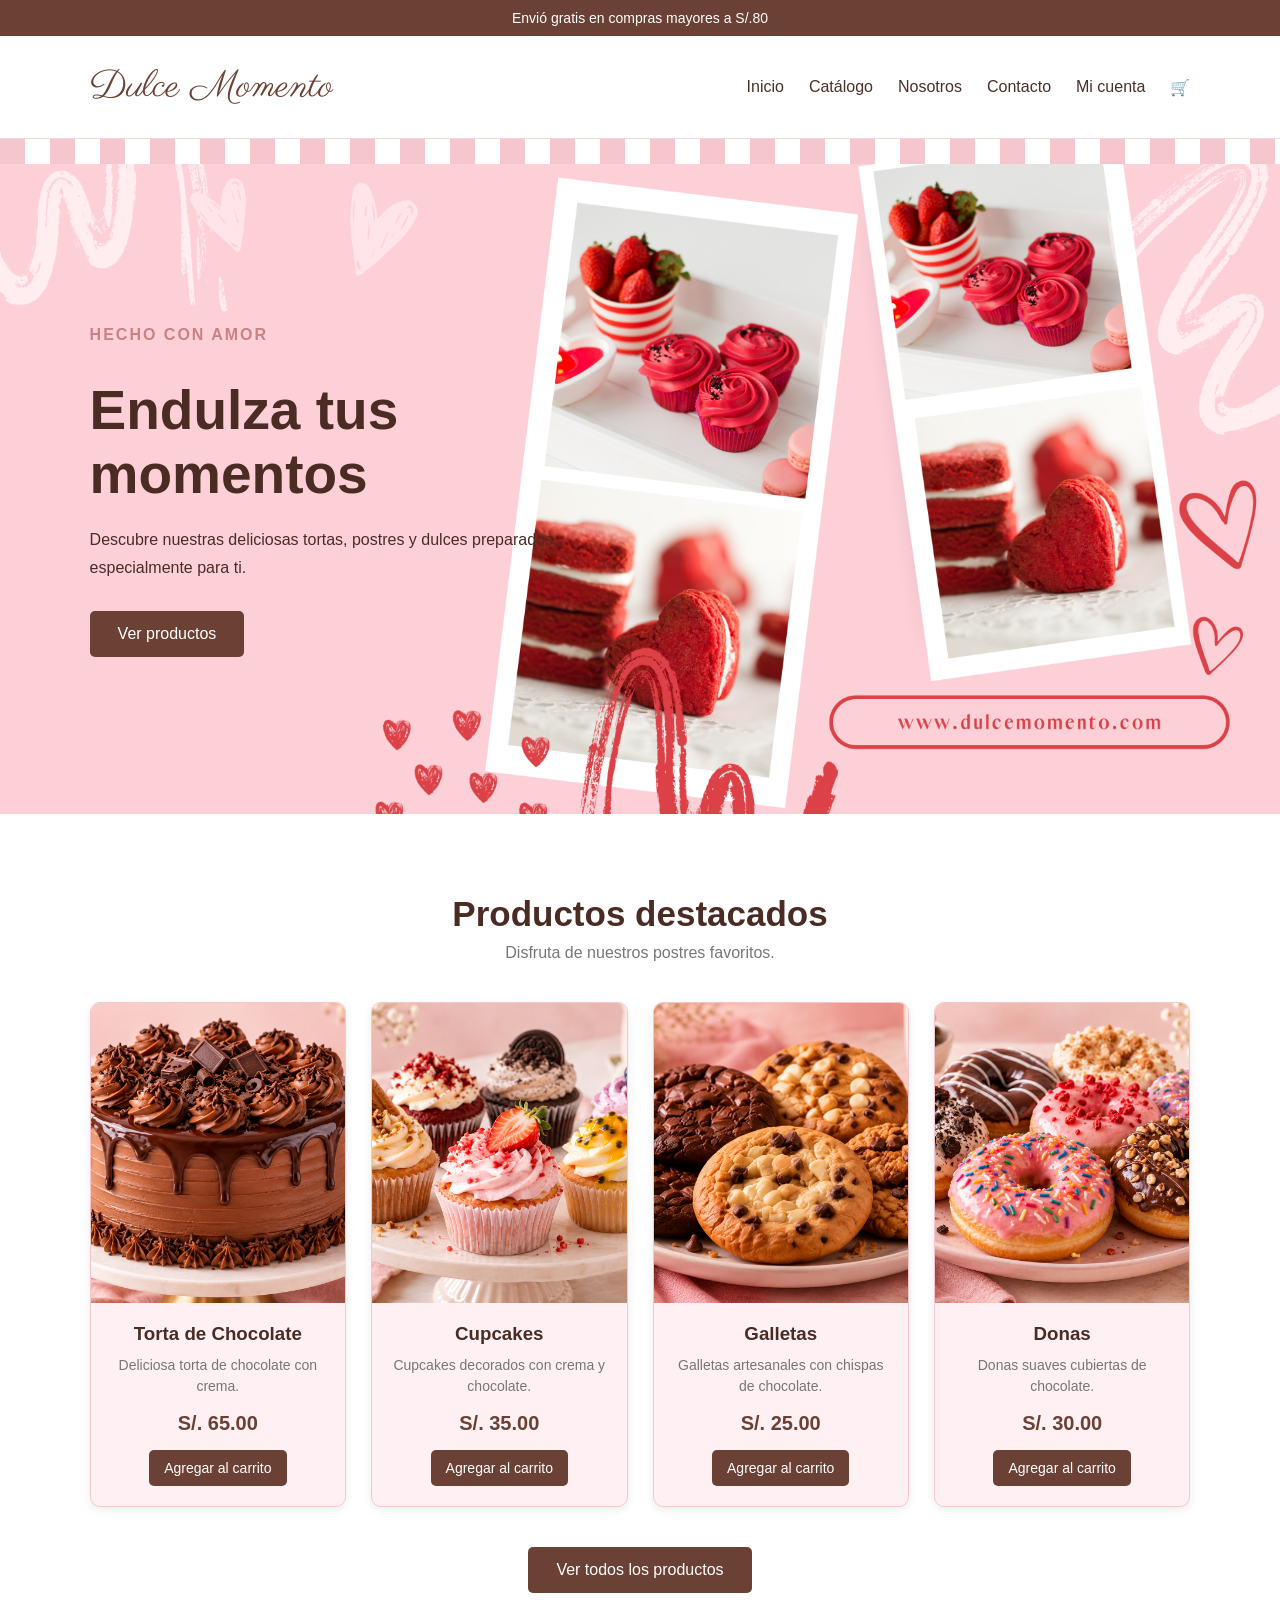
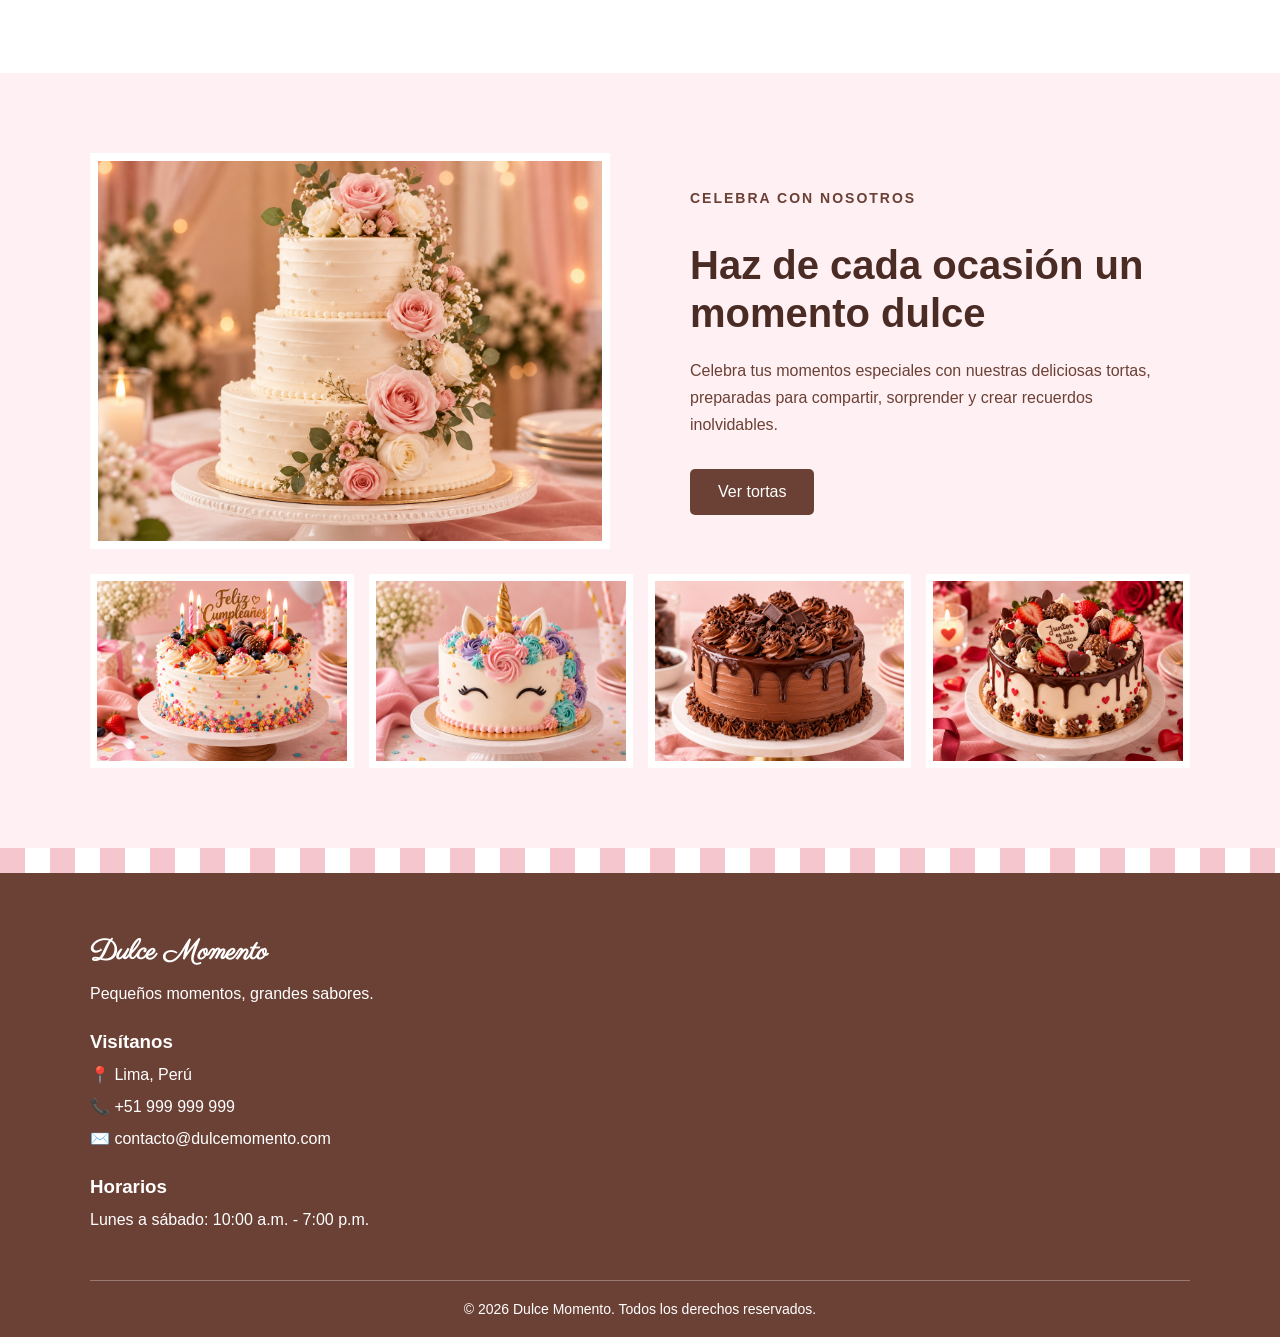
<file: index.html>
<!DOCTYPE html>
<html lang="en">
<head>
    <meta charset="UTF-8">
    <meta name="viewport" content="width=device-width, initial-scale=1.0">
    <title>Dulce Momento | Pastelería</title>
    <link rel="stylesheet" href="styles.css">
    <link rel="preconnect" href="https://fonts.googleapis.com">
   <link rel="preconnect" href="https://fonts.gstatic.com" crossorigin>
   <link href="https://fonts.googleapis.com/css2?family=Parisienne&display=swap" rel="stylesheet">
</head>
<body>
    
    <!-- Barra Superior -->
<div class="top-bar">
      Envió gratis en compras mayores a S/.80    

</div>
    <!-- HEADER -->
   <header class="header"> 
    <div class="logo">
        Dulce Momento
    </div>
    <nav class="nav">
        <a href="index.html">Inicio</a>
        <a href="catalogo.html">Catálogo</a>
        <a href=""#>Nosotros</a>
        <a href="contacto.html">Contacto</a>
        <a href="registro.html">Mi cuenta</a>
        <a href="carrito.html">🛒</a>
    </nav>

   </header>
<!-- FRANJA DECORATIVA -->
<div class="pattern"></div>
    <!--BANNER PRINCIPAL-->
    <main>
        <section class="hero">
        <div class="hero-content">
         <p class="hero-subtitle">
            HECHO CON AMOR
         </p>
         <h1>
            Endulza tus momentos
         </h1>
         <p>
             Descubre nuestras deliciosas tortas,
             postres y dulces preparados especialmente para ti.
         </p>

         <a href="catalogo.html" class="btn">
            Ver productos
        </a>

        </div>

        </section>

    
    
     <!-- PRODUCTOS DESTACADOS -->
<section class="products">

    <h2>Productos destacados</h2>

    <p class="section-description">
        Disfruta de nuestros postres favoritos.
    </p>

    <div class="products-container">

        <div class="product-card">

            <img src="img/torta_chocolate.png" alt="Torta de chocolate">

            <div class="product-info">

                <h3>Torta de Chocolate</h3>

                <p>
                    Deliciosa torta de chocolate con crema.
                </p>

                <span class="price">
                    S/. 65.00
                </span>

                <a href="carrito.html" class="btn-product">
                    Agregar al carrito
                </a>

            </div>

        </div>


        <div class="product-card">

            <img src="img/cupcakes.png" alt="Cupcakes">

            <div class="product-info">

                <h3>Cupcakes</h3>

                <p>
                    Cupcakes decorados con crema y chocolate.
                </p>

                <span class="price">
                    S/. 35.00
                </span>

                <a href="carrito.html" class="btn-product">
                    Agregar al carrito
                </a>

            </div>

        </div>


        <div class="product-card">

            <img src="img/galletas.png" alt="Cheesecake">

            <div class="product-info">

                <h3>Galletas</h3>

                <p>
                    Galletas artesanales con chispas de chocolate.
                </p>

                <span class="price">
                    S/. 25.00
                </span>

                <a href="carrito.html" class="btn-product">
                    Agregar al carrito
                </a>

            </div>

        </div>


        <div class="product-card">

            <img src="img/donas.png" alt="Donas">

            <div class="product-info">

                <h3>Donas</h3>

                <p>
                    Donas suaves cubiertas de chocolate.
                </p>

                <span class="price">
                    S/. 30.00
                </span>

                <a href="carrito.html" class="btn-product">
                    Agregar al carrito
                </a>

            </div>

        </div>

    </div>

    <a href="catalogo.html" class="btn">
        Ver todos los productos
    </a>

</section>
<!-- CELEBRA CON NOSOTROS -->
<section class="celebrate">

    <div class="celebrate-content">

        <div class="celebrate-main-image">
            <img src="img/torta-celebracion.png" alt="Torta de celebración">
        </div>

        <div class="celebrate-text">
            <p class="celebrate-subtitle">CELEBRA CON NOSOTROS</p>

            <h2>Haz de cada ocasión un momento dulce</h2>

            <p>
                Celebra tus momentos especiales con nuestras deliciosas tortas,
                preparadas para compartir, sorprender y crear recuerdos inolvidables.
            </p>

            <a href="catalogo.html" class="btn">
                Ver tortas
            </a>
        </div>

    </div>

    <div class="celebrate-gallery">

        <div class="gallery-item">
            <img src="img/torta-1.png" alt="Torta de cumpleaños">
        </div>

        <div class="gallery-item">
            <img src="img/torta-2.png" alt="Torta decorada">
        </div>

        <div class="gallery-item">
            <img src="img/torta_chocolate.png" alt="Torta de chocolate">
        </div>

        <div class="gallery-item">
            <img src="img/torta-4.png" alt="Torta especial">
        </div>

    </div>

</section>

<!-- CINTA DECORATIVA -->
<div class="pattern"></div>
   </main>

   
<footer class="footer">

    <div class="footer-content">

        <div class="footer-info">
            <h2>Dulce Momento</h2>
            <p>Pequeños momentos, grandes sabores.</p>

            <h3>Visítanos</h3>
            <p>📍 Lima, Perú</p>
            <p>📞 +51 999 999 999</p>
            <p>✉️ contacto@dulcemomento.com</p>

            <h3>Horarios</h3>
            <p>Lunes a sábado: 10:00 a.m. - 7:00 p.m.</p>
        </div>

        <div class="footer-map">

            <iframe 
                src="https://www.google.com/maps/embed?pb=!1m18!1m12!1m3!1d3903.3395350647647!2d-76.9924765!3d-11.9509777!2m3!1f0!2f0!3f0!3m2!1i1024!2i768!4f13.1!3m3!1m2!1s0x9105c585be1c0841%3A0x7fb46e92638668ff!2sPasteler%C3%ADa%20DULCES%20MOMENTOS!5e0!3m2!1ses-419!2spe!4v1791411445848!5m2!1ses-419!2spe"
                allowfullscreen=""
                loading="lazy"
                referrerpolicy="strict-origin-when-cross-origin">
            </iframe>

        </div>

    </div>

    <div class="footer-bottom">
        <p>© 2026 Dulce Momento. Todos los derechos reservados.</p>
    </div>

</footer>


</body>
</html>
</file>
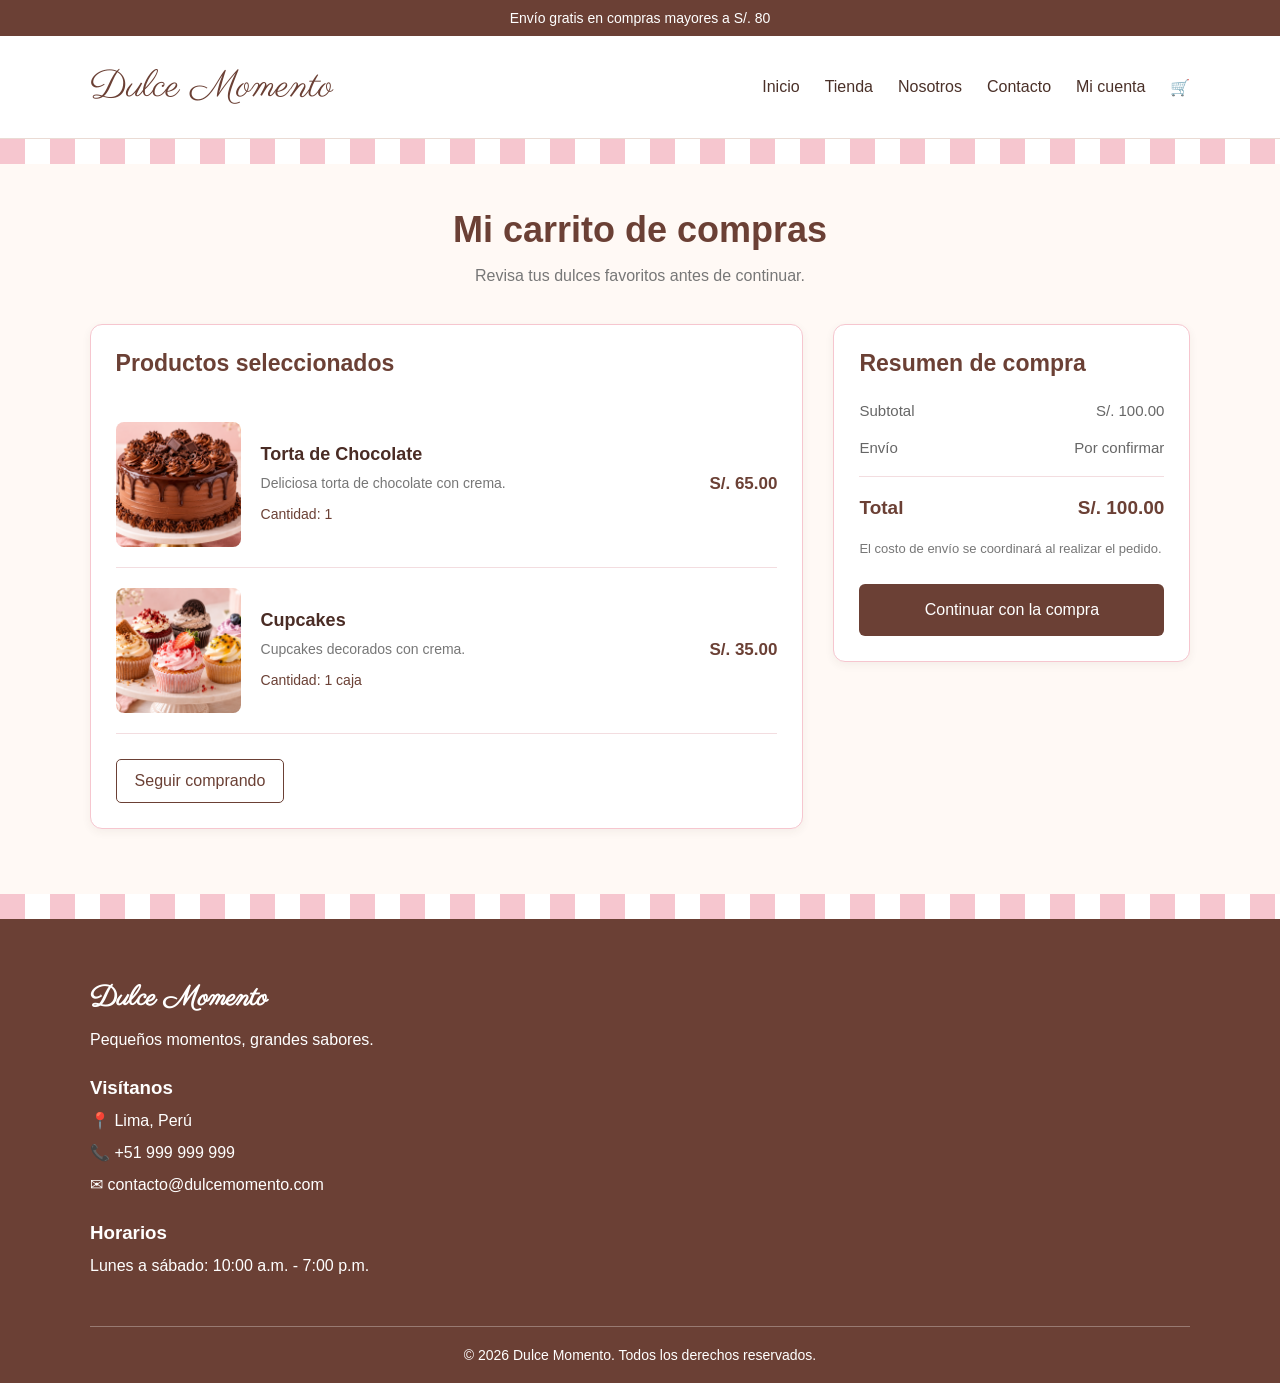
<file: carrito.html>
<!DOCTYPE html>
<html lang="es">
<head>
    <meta charset="UTF-8">
    <meta name="viewport" content="width=device-width, initial-scale=1.0">
    <title>Mi carrito | Dulce Momento</title>
    <link rel="stylesheet" href="styles.css">
        <link rel="preconnect" href="https://fonts.googleapis.com">
   <link rel="preconnect" href="https://fonts.gstatic.com" crossorigin>
   <link href="https://fonts.googleapis.com/css2?family=Parisienne&display=swap" rel="stylesheet">
</head>
<body>

    <!-- BARRA SUPERIOR -->
    <div class="top-bar">
        Envío gratis en compras mayores a S/. 80
    </div>

    <!-- ENCABEZADO -->
    <header class="header">
        <div class="logo">Dulce Momento</div>

        <nav class="nav">
            <a href="index.html">Inicio</a>
            <a href="catalogo.html">Tienda</a>
            <a href="index.html">Nosotros</a>
            <a href="contacto.html">Contacto</a>
            <a href="registro.html">Mi cuenta</a>
            <a href="carrito.html" aria-label="Carrito">🛒</a>
        </nav>
    </header>

    <!-- CINTA DECORATIVA -->
    <div class="pattern"></div>

    <main>
        <!-- TITULO -->
        <section class="page-title">
            <h1>Mi carrito de compras</h1>
            <p>Revisa tus dulces favoritos antes de continuar.</p>
        </section>

        <!-- CONTENIDO DEL CARRITO -->
        <section class="cart-section">

            <div class="cart-products">
                <h2>Productos seleccionados</h2>

                <!-- PRODUCTO 1 -->
                <article class="cart-item">
                    <img
                        src="img/torta_chocolate.png"
                        alt="Torta de chocolate"
                    >

                    <div class="item-info">
                        <h3>Torta de Chocolate</h3>
                        <p>Deliciosa torta de chocolate con crema.</p>
                        <p class="quantity">Cantidad: 1</p>
                    </div>

                    <div class="item-price">
                        S/. 65.00
                    </div>
                </article>

                <!-- PRODUCTO 2 -->
                <article class="cart-item">
                    <img
                        src="img/cupcakes.png"
                        alt="Cupcakes variados"
                    >

                    <div class="item-info">
                        <h3>Cupcakes</h3>
                        <p>Cupcakes decorados con crema.</p>
                        <p class="quantity">Cantidad: 1 caja</p>
                    </div>

                    <div class="item-price">
                        S/. 35.00
                    </div>
                </article>

                <a href="catalogo.html" class="continue-shopping">
                    Seguir comprando
                </a>
            </div>

            <!-- RESUMEN DE COMPRA -->
            <aside class="cart-summary">
                <h2>Resumen de compra</h2>

                <div class="summary-row">
                    <span>Subtotal</span>
                    <span>S/. 100.00</span>
                </div>

                <div class="summary-row">
                    <span>Envío</span>
                    <span>Por confirmar</span>
                </div>

                <div class="summary-total">
                    <span>Total</span>
                    <span>S/. 100.00</span>
                </div>

                <p class="shipping-note">
                    El costo de envío se coordinará al realizar el pedido.
                </p>

                <a href="pago.html" class="checkout-btn">
                    Continuar con la compra
                </a>
            </aside>

        </section>
    </main>

    <!-- CINTA ANTES DEL FOOTER -->
    <div class="pattern"></div>

    <!-- FOOTER -->
    <footer class="footer">
        <div class="footer-content">

            <div class="footer-info">
                <h2 class="footer-logo">Dulce Momento</h2>
                <p>Pequeños momentos, grandes sabores.</p>

                <h3>Visítanos</h3>
                <p>📍 Lima, Perú</p>
                <p>📞 +51 999 999 999</p>
                <p>✉ contacto@dulcemomento.com</p>

                <h3>Horarios</h3>
                <p>Lunes a sábado: 10:00 a.m. - 7:00 p.m.</p>
            </div>

            <div class="footer-map">
                <!-- Pega aquí el iframe de Google Maps
                     que ya utilizas en tu proyecto -->
                 <iframe 
                src="https://www.google.com/maps/embed?pb=!1m18!1m12!1m3!1d3903.3395350647647!2d-76.9924765!3d-11.9509777!2m3!1f0!2f0!3f0!3m2!1i1024!2i768!4f13.1!3m3!1m2!1s0x9105c585be1c0841%3A0x7fb46e92638668ff!2sPasteler%C3%ADa%20DULCES%20MOMENTOS!5e0!3m2!1ses-419!2spe!4v1791411445848!5m2!1ses-419!2spe"
                allowfullscreen=""
                loading="lazy"
                referrerpolicy="strict-origin-when-cross-origin">
            </iframe>
            </div>

        </div>

        <div class="footer-bottom">
            <p>© 2026 Dulce Momento. Todos los derechos reservados.</p>
        </div>
    </footer>

</body>
</html>
</file>
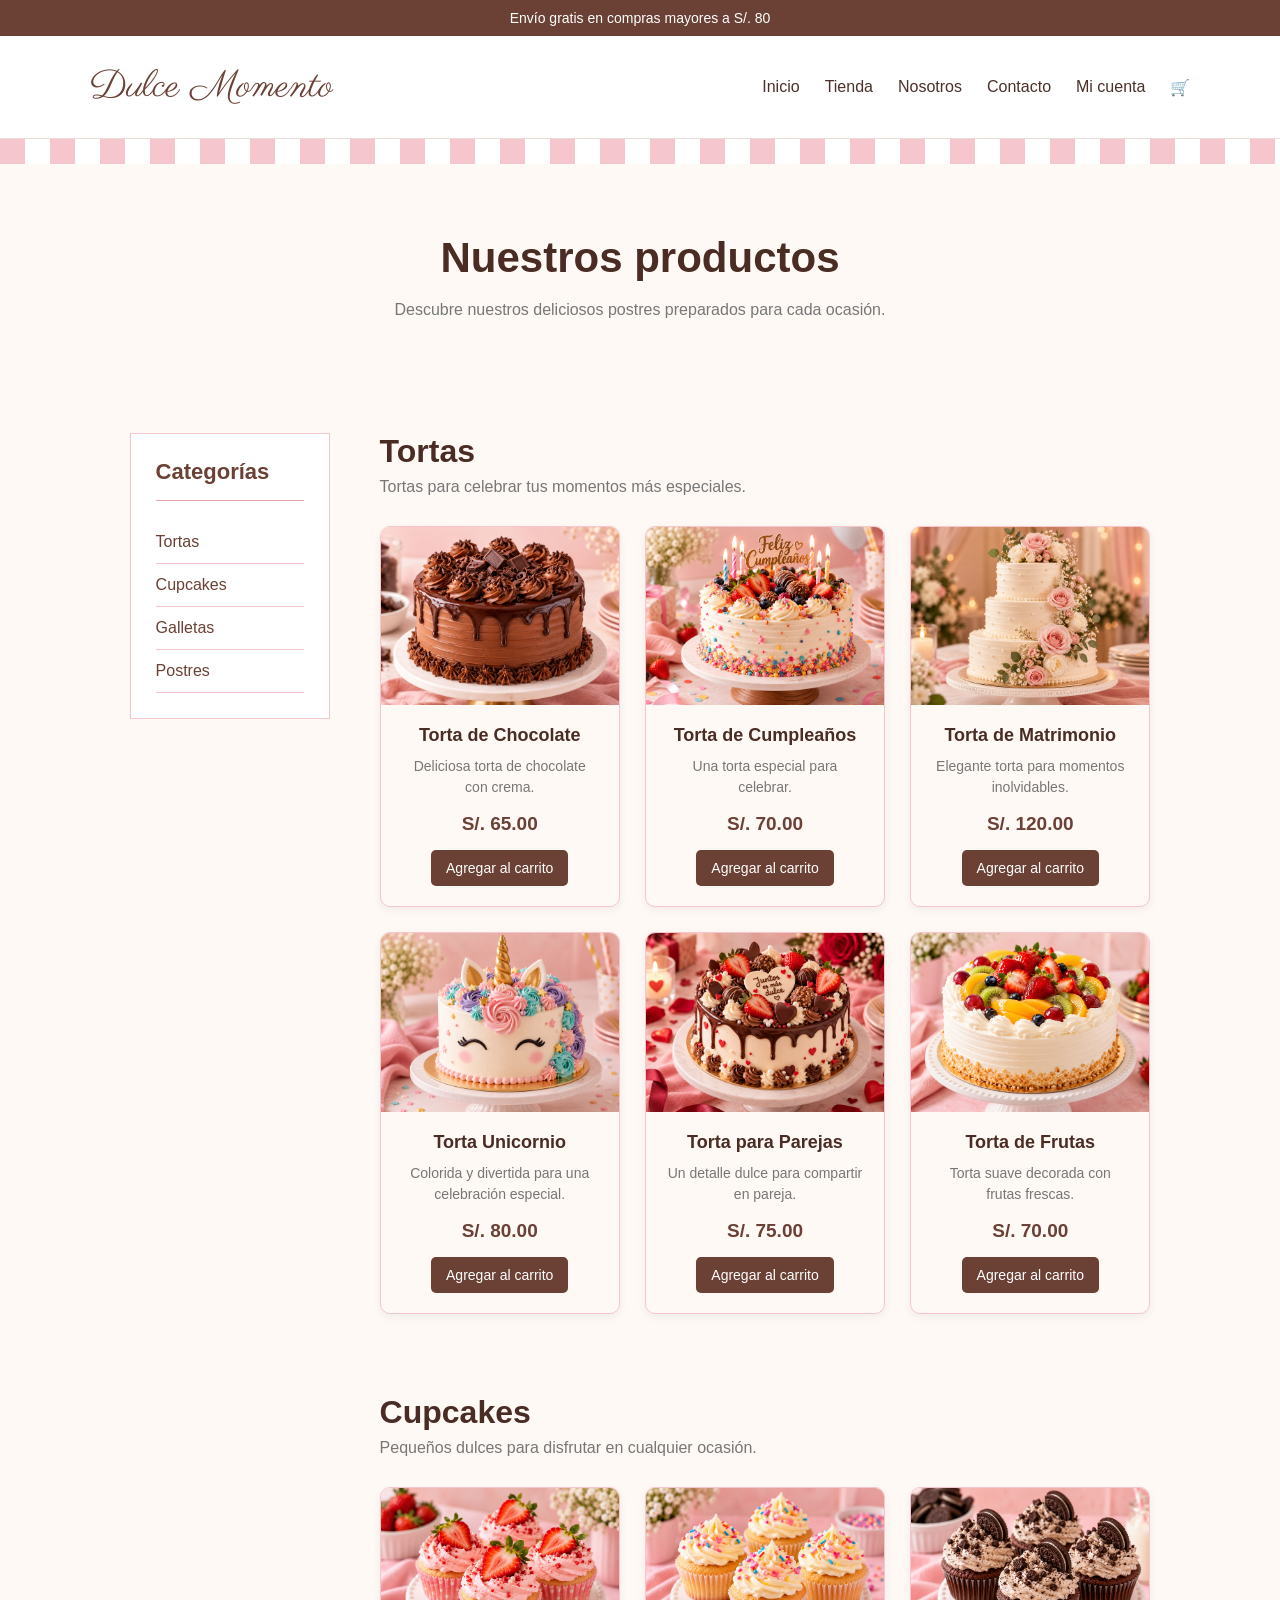
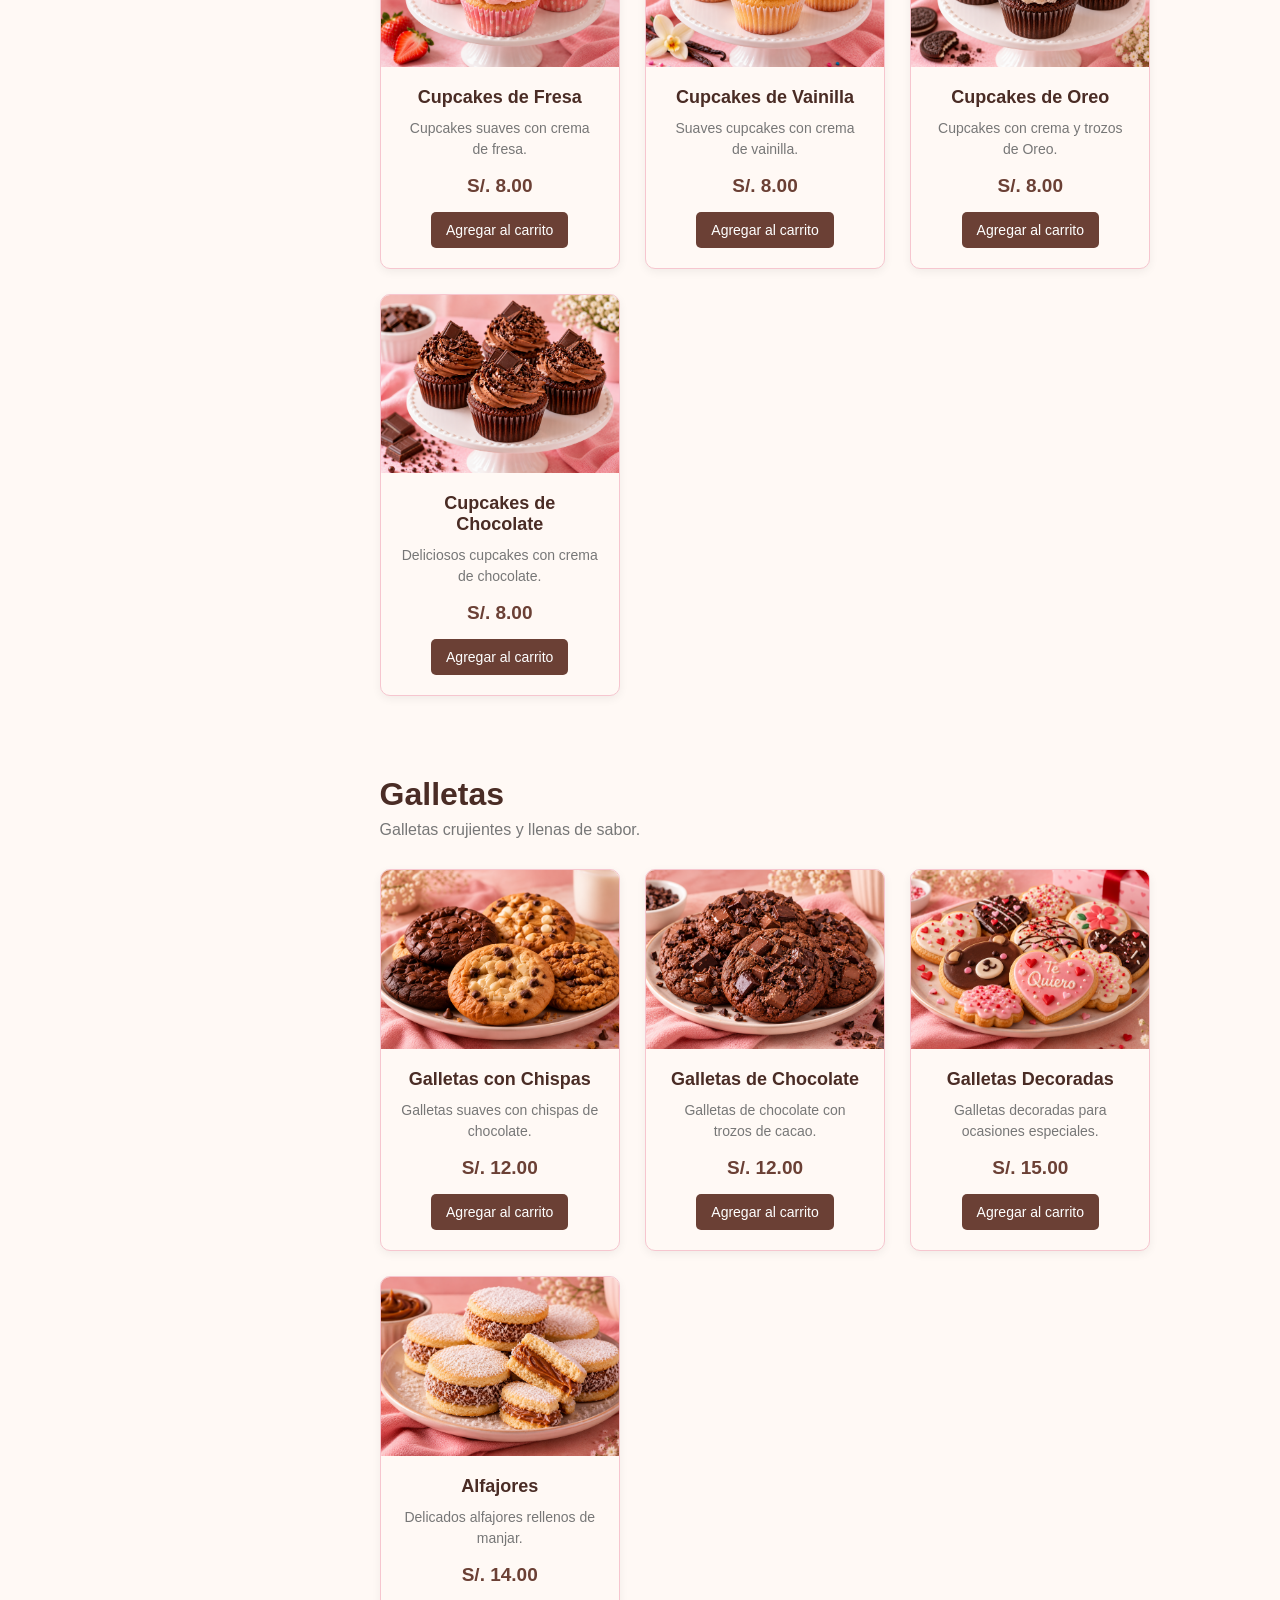
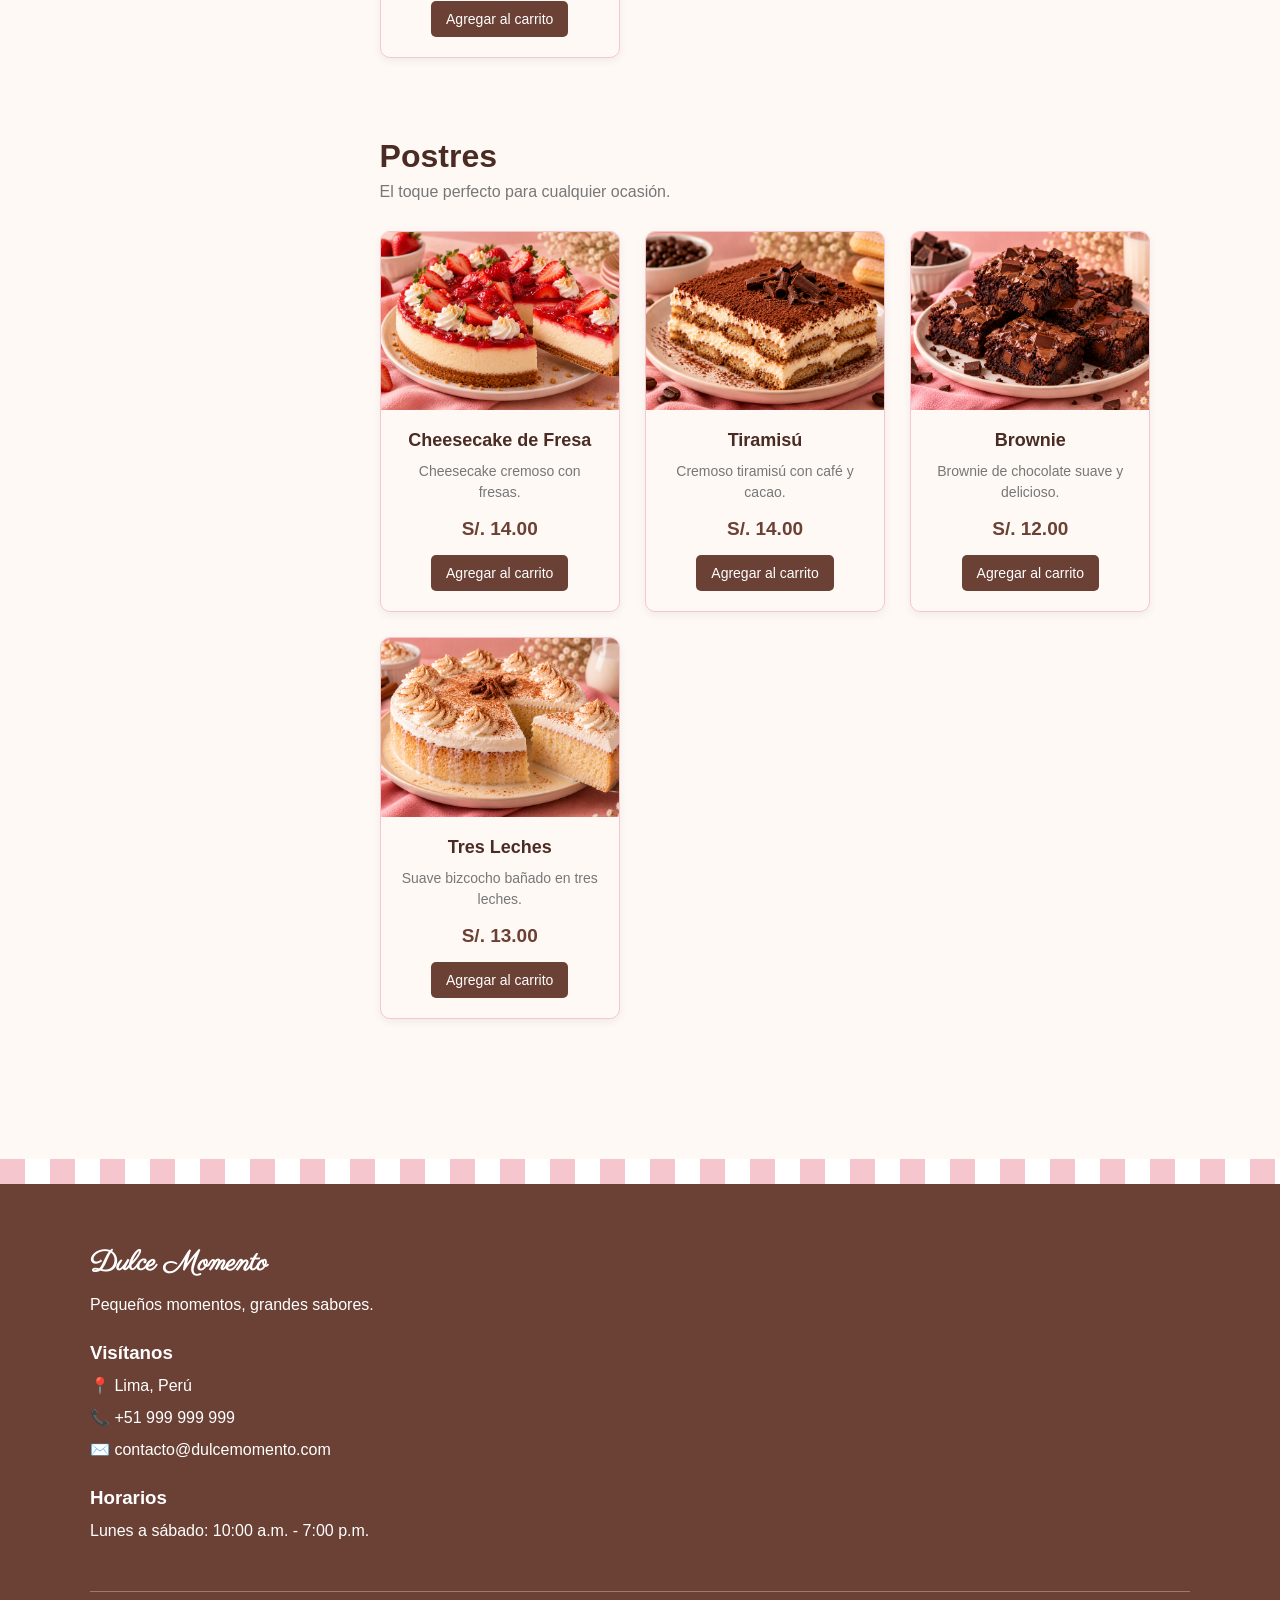
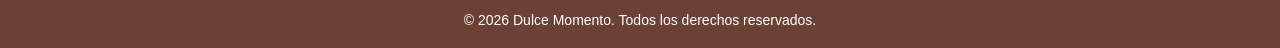
<file: catalogo.html>
<!DOCTYPE html>
<html lang="es">

<head>
    <meta charset="UTF-8">
    <meta name="viewport" content="width=device-width, initial-scale=1.0">

    <title>Productos | Dulce Momento</title>

    <link rel="stylesheet" href="styles.css">

    <!-- Fuente del logo -->
    <link rel="preconnect" href="https://fonts.googleapis.com">
    <link rel="preconnect" href="https://fonts.gstatic.com" crossorigin>
    <link href="https://fonts.googleapis.com/css2?family=Parisienne&display=swap" rel="stylesheet">
</head>

<body>

    <!-- BARRA SUPERIOR -->
    <div class="top-bar">
        Envío gratis en compras mayores a S/. 80
    </div>

    <!-- HEADER -->
    <header class="header">

        <div class="logo">
            Dulce Momento
        </div>

        <nav class="nav">
            <a href="index.html">Inicio</a>
            <a href="catalogo.html">Tienda</a>
            <a href="#">Nosotros</a>
            <a href="contacto.html">Contacto</a>
            <a href="registro.html">Mi cuenta</a>
            <a href="carrito.html">🛒</a>
        </nav>

    </header>

    <!-- CINTA DECORATIVA -->
    <div class="pattern"></div>


    <main>

        <!-- TÍTULO DEL CATÁLOGO -->
        <section class="catalog-header">

            <h1>Nuestros productos</h1>

            <p>
                Descubre nuestros deliciosos postres preparados
                para cada ocasión.
            </p>

        </section>


        <!-- CATÁLOGO -->
        <section class="catalog">

            <!-- CATEGORÍAS -->
            <aside class="categories-menu">

                <h2>Categorías</h2>

                <a href="#tortas">Tortas</a>
                <a href="#cupcakes">Cupcakes</a>
                <a href="#galletas">Galletas</a>
                <a href="#postres">Postres</a>

            </aside>


            <!-- PRODUCTOS -->
            <div class="catalog-products">


                <!-- ================= TORTAS ================= -->

                <section class="catalog-section" id="tortas">

                    <h2>Tortas</h2>

                    <p class="category-description">
                        Tortas para celebrar tus momentos más especiales.
                    </p>


                    <div class="catalog-grid">


                        <!-- PRODUCTO 1 -->
                        <div class="catalog-card">

                            <img src="img/torta_chocolate.png"
                                alt="Torta de chocolate">

                            <div class="catalog-card-info">

                                <h3>Torta de Chocolate</h3>

                                <p>
                                    Deliciosa torta de chocolate con crema.
                                </p>

                                <span class="catalog-price">
                                    S/. 65.00
                                </span>

                                <a href="carrito.html" class="btn-product">
                                    Agregar al carrito
                                </a>

                            </div>

                        </div>


                        <!-- PRODUCTO 2 -->
                        <div class="catalog-card">

                            <img src="img/torta-1.png"
                                alt="Torta de cumpleaños">

                            <div class="catalog-card-info">

                                <h3>Torta de Cumpleaños</h3>

                                <p>
                                    Una torta especial para celebrar.
                                </p>

                                <span class="catalog-price">
                                    S/. 70.00
                                </span>

                                <a href="carrito.html" class="btn-product">
                                    Agregar al carrito
                                </a>

                            </div>

                        </div>


                        <!-- PRODUCTO 3 -->
                        <div class="catalog-card">

                            <img src="img/torta-celebracion.png"
                                alt="Torta de matrimonio">

                            <div class="catalog-card-info">

                                <h3>Torta de Matrimonio</h3>

                                <p>
                                    Elegante torta para momentos inolvidables.
                                </p>

                                <span class="catalog-price">
                                    S/. 120.00
                                </span>

                                <a href="carrito.html" class="btn-product">
                                    Agregar al carrito
                                </a>

                            </div>

                        </div>


                        <!-- PRODUCTO 4 -->
                        <div class="catalog-card">

                            <img src="img/torta-2.png"
                                alt="Torta unicornio">

                            <div class="catalog-card-info">

                                <h3>Torta Unicornio</h3>

                                <p>
                                    Colorida y divertida para una celebración especial.
                                </p>

                                <span class="catalog-price">
                                    S/. 80.00
                                </span>

                                <a href="carrito.html" class="btn-product">
                                    Agregar al carrito
                                </a>

                            </div>

                        </div>


                        <!-- PRODUCTO 5 -->
                        <div class="catalog-card">

                            <img src="img/torta-4.png"
                                alt="Torta para parejas">

                            <div class="catalog-card-info">

                                <h3>Torta para Parejas</h3>

                                <p>
                                    Un detalle dulce para compartir en pareja.
                                </p>

                                <span class="catalog-price">
                                    S/. 75.00
                                </span>

                                <a href="carrito.html" class="btn-product">
                                    Agregar al carrito
                                </a>

                            </div>

                        </div>


                        <!-- PRODUCTO 6 -->
                        <div class="catalog-card">

                            <img src="img/torta-frutas.png"
                                alt="Torta de frutas">

                            <div class="catalog-card-info">

                                <h3>Torta de Frutas</h3>

                                <p>
                                    Torta suave decorada con frutas frescas.
                                </p>

                                <span class="catalog-price">
                                    S/. 70.00
                                </span>

                                <a href="carrito.html" class="btn-product">
                                    Agregar al carrito
                                </a>

                            </div>

                        </div>

                    </div>

                </section>



                <!-- ================= CUPCAKES ================= -->

                <section class="catalog-section" id="cupcakes">

                    <h2>Cupcakes</h2>

                    <p class="category-description">
                        Pequeños dulces para disfrutar en cualquier ocasión.
                    </p>


                    <div class="catalog-grid">


                        <div class="catalog-card">

                            <img src="img/cupcakes-fresa.png"
                                alt="Cupcakes de fresa">

                            <div class="catalog-card-info">

                                <h3>Cupcakes de Fresa</h3>

                                <p>
                                    Cupcakes suaves con crema de fresa.
                                </p>

                                <span class="catalog-price">
                                    S/. 8.00
                                </span>

                                <a href="carrito.html" class="btn-product">
                                    Agregar al carrito
                                </a>

                            </div>

                        </div>


                        <div class="catalog-card">

                            <img src="img/cupcakes-vainilla.png"
                                alt="Cupcakes de vainilla">

                            <div class="catalog-card-info">

                                <h3>Cupcakes de Vainilla</h3>

                                <p>
                                    Suaves cupcakes con crema de vainilla.
                                </p>

                                <span class="catalog-price">
                                    S/. 8.00
                                </span>

                                <a href="carrito.html" class="btn-product">
                                    Agregar al carrito
                                </a>

                            </div>

                        </div>


                        <div class="catalog-card">

                            <img src="img/cupcakes-oreo.png"
                                alt="Cupcakes de Oreo">

                            <div class="catalog-card-info">

                                <h3>Cupcakes de Oreo</h3>

                                <p>
                                    Cupcakes con crema y trozos de Oreo.
                                </p>

                                <span class="catalog-price">
                                    S/. 8.00
                                </span>

                                <a href="carrito.html" class="btn-product">
                                    Agregar al carrito
                                </a>

                            </div>

                        </div>


                        <div class="catalog-card">

                            <img src="img/cupcakes-chocolate.png"
                                alt="Cupcakes de chocolate">

                            <div class="catalog-card-info">

                                <h3>Cupcakes de Chocolate</h3>

                                <p>
                                    Deliciosos cupcakes con crema de chocolate.
                                </p>

                                <span class="catalog-price">
                                    S/. 8.00
                                </span>

                                <a href="carrito.html" class="btn-product">
                                    Agregar al carrito
                                </a>

                            </div>

                        </div>

                    </div>

                </section>



                <!-- ================= GALLETAS ================= -->

                <section class="catalog-section" id="galletas">

                    <h2>Galletas</h2>

                    <p class="category-description">
                        Galletas crujientes y llenas de sabor.
                    </p>


                    <div class="catalog-grid">


                        <div class="catalog-card">

                            <img src="img/galletas.png"
                                alt="Galletas con chispas">

                            <div class="catalog-card-info">

                                <h3>Galletas con Chispas</h3>

                                <p>
                                    Galletas suaves con chispas de chocolate.
                                </p>

                                <span class="catalog-price">
                                    S/. 12.00
                                </span>

                                <a href="carrito.html" class="btn-product">
                                    Agregar al carrito
                                </a>

                            </div>

                        </div>


                        <div class="catalog-card">

                            <img src="img/galletas-chocolate.png"
                                alt="Galletas de chocolate">

                            <div class="catalog-card-info">

                                <h3>Galletas de Chocolate</h3>

                                <p>
                                    Galletas de chocolate con trozos de cacao.
                                </p>

                                <span class="catalog-price">
                                    S/. 12.00
                                </span>

                                <a href="carrito.html" class="btn-product">
                                    Agregar al carrito
                                </a>

                            </div>

                        </div>


                        <div class="catalog-card">

                            <img src="img/galletas-decoradas.png"
                                alt="Galletas decoradas">

                            <div class="catalog-card-info">

                                <h3>Galletas Decoradas</h3>

                                <p>
                                    Galletas decoradas para ocasiones especiales.
                                </p>

                                <span class="catalog-price">
                                    S/. 15.00
                                </span>

                                <a href="carrito.html" class="btn-product">
                                    Agregar al carrito
                                </a>

                            </div>

                        </div>


                        <div class="catalog-card">

                            <img src="img/alfajores.png"
                                alt="Alfajores">

                            <div class="catalog-card-info">

                                <h3>Alfajores</h3>

                                <p>
                                    Delicados alfajores rellenos de manjar.
                                </p>

                                <span class="catalog-price">
                                    S/. 14.00
                                </span>

                                <a href="carrito.html" class="btn-product">
                                    Agregar al carrito
                                </a>

                            </div>

                        </div>

                    </div>

                </section>



                <!-- ================= POSTRES ================= -->

                <section class="catalog-section" id="postres">

                    <h2>Postres</h2>

                    <p class="category-description">
                        El toque perfecto para cualquier ocasión.
                    </p>


                    <div class="catalog-grid">


                        <div class="catalog-card">

                            <img src="img/cheescake-fresa.png"
                                alt="Cheesecake de fresa">

                            <div class="catalog-card-info">

                                <h3>Cheesecake de Fresa</h3>

                                <p>
                                    Cheesecake cremoso con fresas.
                                </p>

                                <span class="catalog-price">
                                    S/. 14.00
                                </span>

                                <a href="carrito.html" class="btn-product">
                                    Agregar al carrito
                                </a>

                            </div>

                        </div>


                        <div class="catalog-card">

                            <img src="img/tiramisu.png"
                                alt="Tiramisú">

                            <div class="catalog-card-info">

                                <h3>Tiramisú</h3>

                                <p>
                                    Cremoso tiramisú con café y cacao.
                                </p>

                                <span class="catalog-price">
                                    S/. 14.00
                                </span>

                                <a href="carrito.html" class="btn-product">
                                    Agregar al carrito
                                </a>

                            </div>

                        </div>


                        <div class="catalog-card">

                            <img src="img/brownie-chocolate.png"
                                alt="Brownie">

                            <div class="catalog-card-info">

                                <h3>Brownie</h3>

                                <p>
                                    Brownie de chocolate suave y delicioso.
                                </p>

                                <span class="catalog-price">
                                    S/. 12.00
                                </span>

                                <a href="carrito.html" class="btn-product">
                                    Agregar al carrito
                                </a>

                            </div>

                        </div>


                        <div class="catalog-card">

                            <img src="img/tres-leches.png"
                                alt="Tres leches">

                            <div class="catalog-card-info">

                                <h3>Tres Leches</h3>

                                <p>
                                    Suave bizcocho bañado en tres leches.
                                </p>

                                <span class="catalog-price">
                                    S/. 13.00
                                </span>

                                <a href="carrito.html" class="btn-product">
                                    Agregar al carrito
                                </a>

                            </div>

                        </div>

                    </div>

                </section>

            </div>

        </section>

    </main>


    <!-- CINTA DECORATIVA -->
    <div class="pattern"></div>


    <!-- FOOTER -->
    <footer class="footer">

        <div class="footer-content">

            <div class="footer-info">

                <h2>Dulce Momento</h2>

                <p>
                    Pequeños momentos, grandes sabores.
                </p>

                <h3>Visítanos</h3>

                <p>📍 Lima, Perú</p>
                <p>📞 +51 999 999 999</p>
                <p>✉️ contacto@dulcemomento.com</p>

                <h3>Horarios</h3>

                <p>
                    Lunes a sábado: 10:00 a.m. - 7:00 p.m.
                </p>

            </div>


            <div class="footer-map">

                <iframe
                    src="https://www.google.com/maps/embed?pb=!1m18!1m12!1m3!1d3903.3395350647647!2d-76.9924765!3d-11.9509777!2m3!1f0!2f0!3f0!3m2!1i1024!2i768!4f13.1!3m3!1m2!1s0x9105c585be1c0841%3A0x7fb46e92638668ff!2sPasteler%C3%ADa%20DULCES%20MOMENTOS!5e0!3m2!1ses-419!2spe!4v1791411445848!5m2!1ses-419!2spe"
                    allowfullscreen=""
                    loading="lazy"
                    referrerpolicy="strict-origin-when-cross-origin">
                </iframe>

            </div>

        </div>


        <div class="footer-bottom">

            <p>
                © 2026 Dulce Momento. Todos los derechos reservados.
            </p>

        </div>

    </footer>

</body>

</html>
</file>
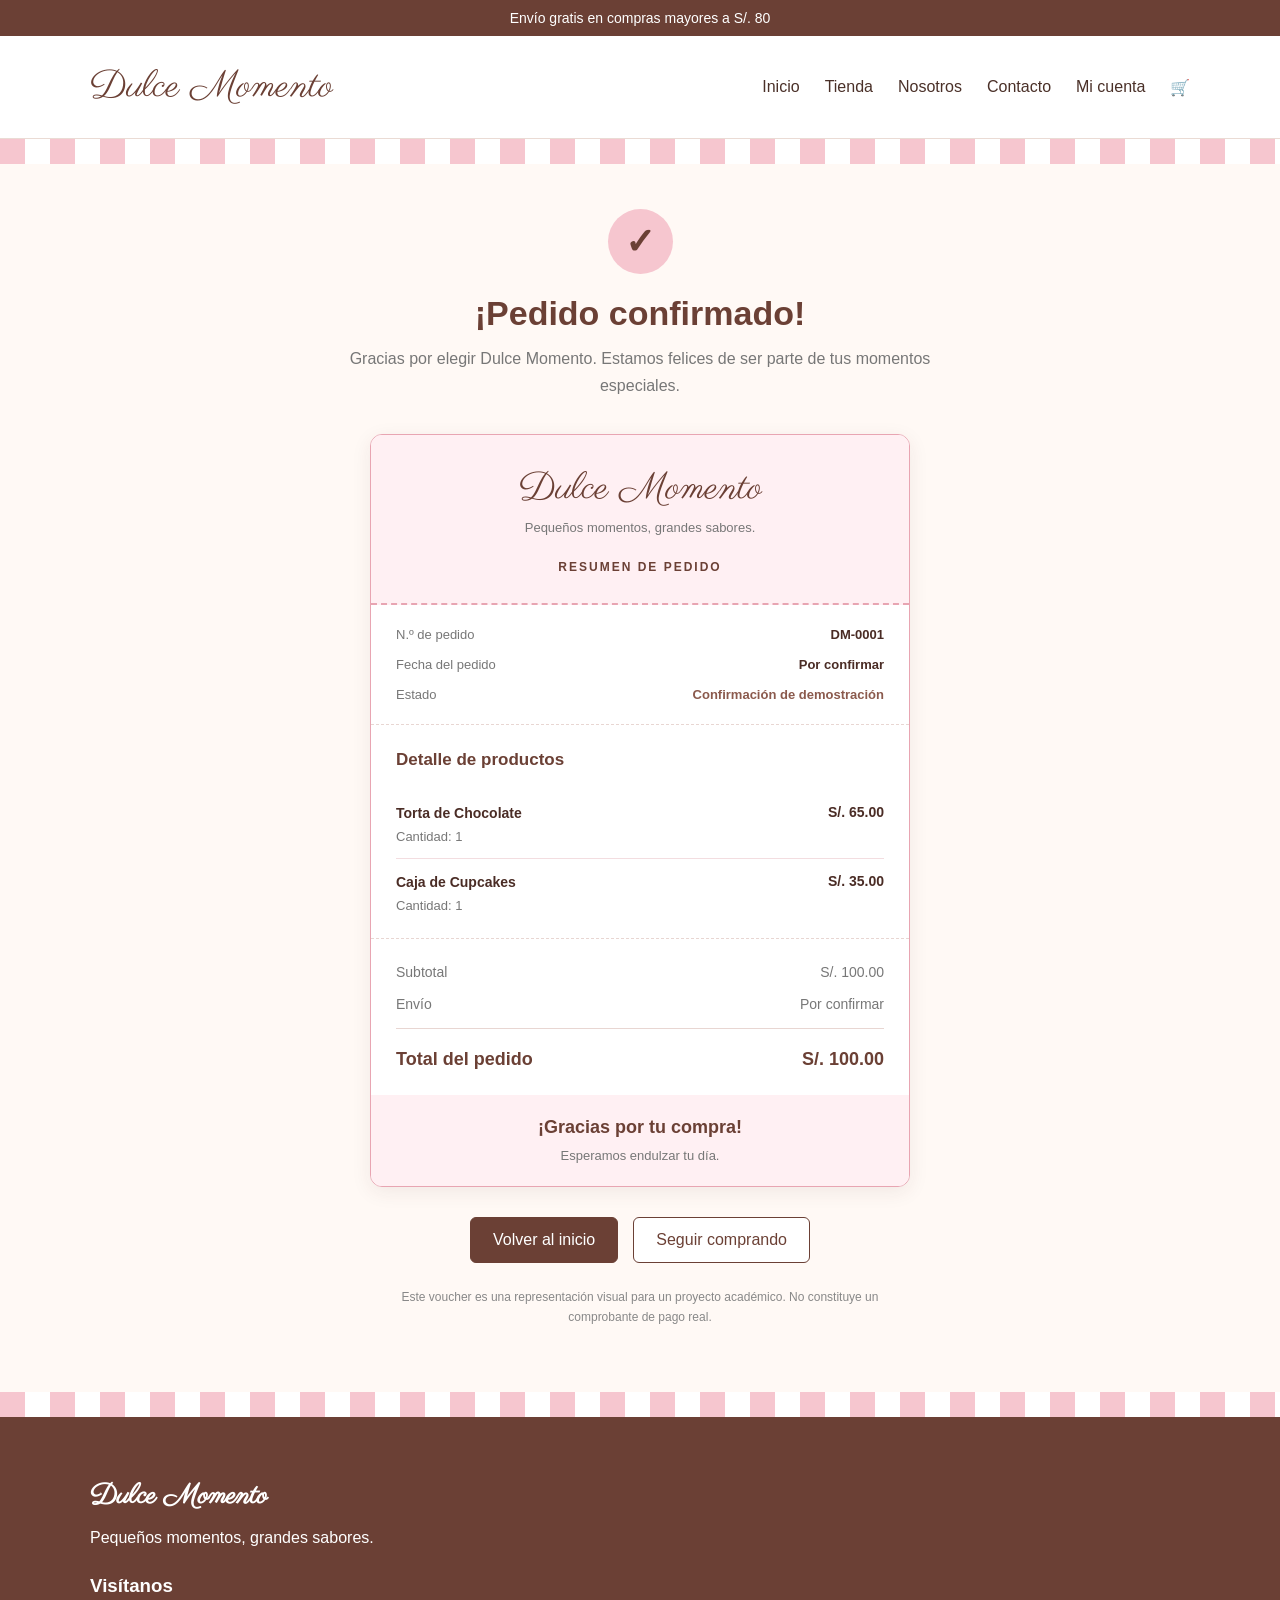
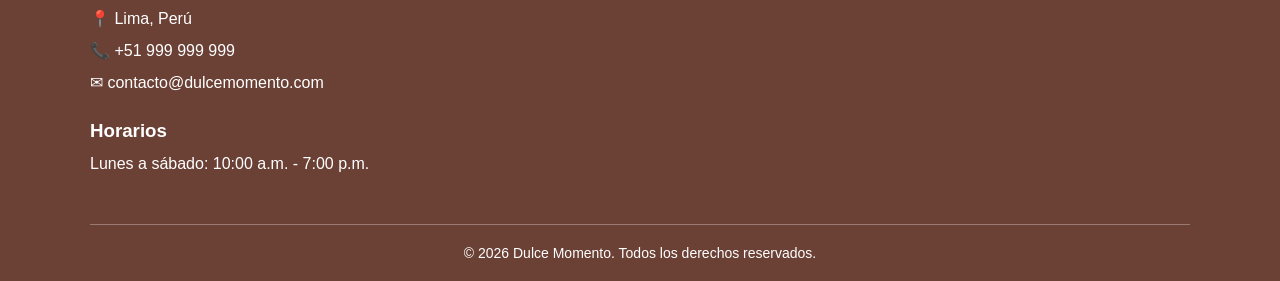
<file: confirmacion.html>
<!DOCTYPE html>
<html lang="es">
<head>
    <meta charset="UTF-8">
    <meta name="viewport" content="width=device-width, initial-scale=1.0">

    <title>Pedido confirmado | Dulce Momento</title>

    <link rel="stylesheet" href="styles.css">

    <link rel="preconnect" href="https://fonts.googleapis.com">
    <link rel="preconnect" href="https://fonts.gstatic.com" crossorigin>
    <link href="https://fonts.googleapis.com/css2?family=Parisienne&display=swap" rel="stylesheet">
</head>

<body>

    <!-- BARRA SUPERIOR -->
    <div class="top-bar">
        Envío gratis en compras mayores a S/. 80
    </div>

    <!-- ENCABEZADO -->
    <header class="header">
        <div class="logo">Dulce Momento</div>

        <nav class="nav">
            <a href="index.html">Inicio</a>
            <a href="catalogo.html">Tienda</a>
            <a href="index.html">Nosotros</a>
            <a href="contacto.html">Contacto</a>
            <a href="registro.html">Mi cuenta</a>
            <a href="carrito.html" aria-label="Carrito">🛒</a>
        </nav>
    </header>

    <div class="pattern"></div>

    <!-- CONFIRMACIÓN DEL PEDIDO -->
    <main class="confirmation-page">

        <section class="confirmation-message">
            <div class="confirmation-icon">✓</div>

            <h1>¡Pedido confirmado!</h1>

            <p>
                Gracias por elegir Dulce Momento.
                Estamos felices de ser parte de tus momentos especiales.
            </p>
        </section>

        <!-- VOUCHER ELECTRÓNICO -->
        <section class="voucher">

            <div class="voucher-header">
                <h2>Dulce Momento</h2>
                <p>Pequeños momentos, grandes sabores.</p>
                <span>RESUMEN DE PEDIDO</span>
            </div>

            <div class="voucher-details">
                <div>
                    <span>N.º de pedido</span>
                    <strong>DM-0001</strong>
                </div>

                <div>
                    <span>Fecha del pedido</span>
                    <strong>Por confirmar</strong>
                </div>

                <div>
                    <span>Estado</span>
                    <strong class="voucher-status">Confirmación de demostración</strong>
                </div>
            </div>

            <div class="voucher-products">

                <h3>Detalle de productos</h3>

                <div class="voucher-product">
                    <div>
                        <strong>Torta de Chocolate</strong>
                        <p>Cantidad: 1</p>
                    </div>

                    <strong>S/. 65.00</strong>
                </div>

                <div class="voucher-product">
                    <div>
                        <strong>Caja de Cupcakes</strong>
                        <p>Cantidad: 1</p>
                    </div>

                    <strong>S/. 35.00</strong>
                </div>

            </div>

            <div class="voucher-totals">

                <div>
                    <span>Subtotal</span>
                    <span>S/. 100.00</span>
                </div>

                <div>
                    <span>Envío</span>
                    <span>Por confirmar</span>
                </div>

                <div class="voucher-total">
                    <strong>Total del pedido</strong>
                    <strong>S/. 100.00</strong>
                </div>

            </div>

            <div class="voucher-footer">
                <p>¡Gracias por tu compra!</p>
                <span>Esperamos endulzar tu día.</span>
            </div>

        </section>

        <!-- BOTONES DE NAVEGACIÓN -->
        <div class="confirmation-actions">
            <a href="index.html" class="confirmation-home">
                Volver al inicio
            </a>

            <a href="catalogo.html" class="confirmation-shop">
                Seguir comprando
            </a>
        </div>

        <p class="confirmation-note">
            Este voucher es una representación visual para un proyecto académico.
            No constituye un comprobante de pago real.
        </p>

    </main>

    <div class="pattern"></div>

    <!-- PIE DE PÁGINA -->
    <footer class="footer">

        <div class="footer-content">

            <div class="footer-info">
                <h2 class="footer-logo">Dulce Momento</h2>
                <p>Pequeños momentos, grandes sabores.</p>

                <h3>Visítanos</h3>
                <p>📍 Lima, Perú</p>
                <p>📞 +51 999 999 999</p>
                <p>✉ contacto@dulcemomento.com</p>

                <h3>Horarios</h3>
                <p>Lunes a sábado: 10:00 a.m. - 7:00 p.m.</p>
            </div>

            <div class="footer-map">
                <iframe
                    src="https://www.google.com/maps/embed?pb=!1m18!1m12!1m3!1d3903.3395350647647!2d-76.9924765!3d-11.9509777!2m3!1f0!2f0!3f0!3m2!1i1024!2i768!4f13.1!3m3!1m2!1s0x9105c585be1c0841%3A0x7fb46e92638668ff!2sPasteler%C3%ADa%20DULCES%20MOMENTOS!5e0!3m2!1ses-419!2spe!4v1791411445848!5m2!1ses-419!2spe"
                    title="Ubicación de referencia en Google Maps"
                    loading="lazy"
                    allowfullscreen>
                </iframe>
            </div>

        </div>

        <div class="footer-bottom">
            <p>© 2026 Dulce Momento. Todos los derechos reservados.</p>
        </div>

    </footer>

</body>
</html>
</file>
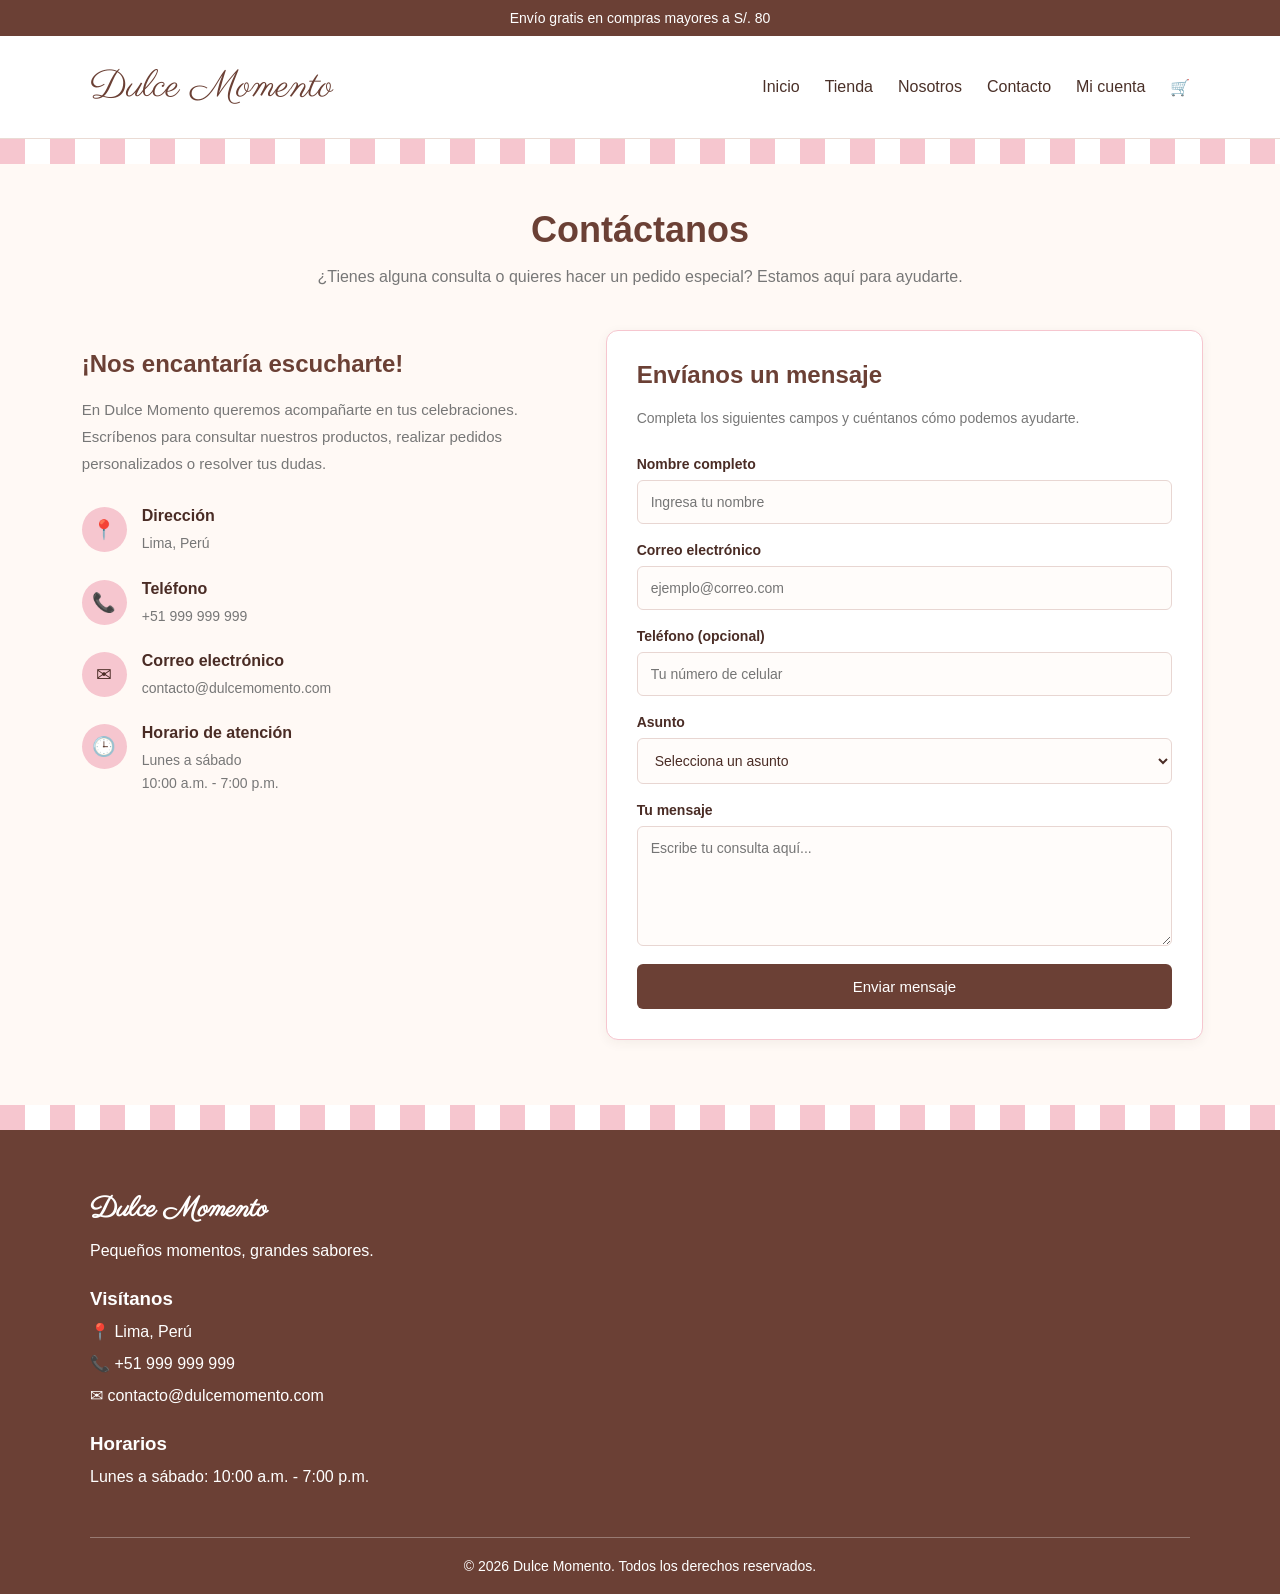
<file: contacto.html>
<!DOCTYPE html>
<html lang="es">
<head>
    <meta charset="UTF-8">
    <meta name="viewport" content="width=device-width, initial-scale=1.0">

    <title>Contáctanos | Dulce Momento</title>

    <link rel="stylesheet" href="styles.css">

    <link rel="preconnect" href="https://fonts.googleapis.com">
    <link rel="preconnect" href="https://fonts.gstatic.com" crossorigin>
    <link href="https://fonts.googleapis.com/css2?family=Parisienne&display=swap" rel="stylesheet">
</head>

<body>

    <!-- BARRA SUPERIOR -->
    <div class="top-bar">
        Envío gratis en compras mayores a S/. 80
    </div>

    <!-- ENCABEZADO -->
    <header class="header">
        <div class="logo">Dulce Momento</div>

        <nav class="nav">
            <a href="index.html">Inicio</a>
            <a href="catalogo.html">Tienda</a>
            <a href="index.html">Nosotros</a>
            <a href="contacto.html">Contacto</a>
            <a href="registro.html">Mi cuenta</a>
            <a href="carrito.html" aria-label="Carrito">🛒</a>
        </nav>
    </header>

    <div class="pattern"></div>

    <!-- CONTENIDO PRINCIPAL -->
    <main class="contact-page">

        <section class="contact-title">
            <h1>Contáctanos</h1>
            <p>
                ¿Tienes alguna consulta o quieres hacer un pedido especial?
                Estamos aquí para ayudarte.
            </p>
        </section>

        <section class="contact-layout">

            <!-- INFORMACIÓN DE CONTACTO -->
            <div class="contact-info">

                <h2>¡Nos encantaría escucharte!</h2>

                <p class="contact-description">
                    En Dulce Momento queremos acompañarte en tus celebraciones.
                    Escríbenos para consultar nuestros productos, realizar pedidos
                    personalizados o resolver tus dudas.
                </p>

                <div class="contact-detail">
                    <div class="contact-icon">📍</div>

                    <div>
                        <h3>Dirección</h3>
                        <p>Lima, Perú</p>
                    </div>
                </div>

                <div class="contact-detail">
                    <div class="contact-icon">📞</div>

                    <div>
                        <h3>Teléfono</h3>
                        <p>+51 999 999 999</p>
                    </div>
                </div>

                <div class="contact-detail">
                    <div class="contact-icon">✉</div>

                    <div>
                        <h3>Correo electrónico</h3>
                        <p>contacto@dulcemomento.com</p>
                    </div>
                </div>

                <div class="contact-detail">
                    <div class="contact-icon">🕒</div>

                    <div>
                        <h3>Horario de atención</h3>
                        <p>Lunes a sábado</p>
                        <p>10:00 a.m. - 7:00 p.m.</p>
                    </div>
                </div>

            </div>

            <!-- FORMULARIO DE CONTACTO -->
            <div class="contact-form-container">

                <h2>Envíanos un mensaje</h2>

                <p class="contact-form-description">
                    Completa los siguientes campos y cuéntanos cómo podemos ayudarte.
                </p>

                <form class="contact-form">

                    <div class="contact-field">
                        <label for="contact-nombre">Nombre completo</label>

                        <input
                            type="text"
                            id="contact-nombre"
                            name="nombre"
                            placeholder="Ingresa tu nombre"
                            required>
                    </div>

                    <div class="contact-field">
                        <label for="contact-correo">Correo electrónico</label>

                        <input
                            type="email"
                            id="contact-correo"
                            name="correo"
                            placeholder="ejemplo@correo.com"
                            required>
                    </div>

                    <div class="contact-field">
                        <label for="contact-telefono">Teléfono (opcional)</label>

                        <input
                            type="tel"
                            id="contact-telefono"
                            name="telefono"
                            placeholder="Tu número de celular">
                    </div>

                    <div class="contact-field">
                        <label for="contact-asunto">Asunto</label>

                        <select id="contact-asunto" name="asunto" required>
                            <option value="">Selecciona un asunto</option>
                            <option value="consulta">Consulta sobre productos</option>
                            <option value="pedido">Pedido personalizado</option>
                            <option value="celebracion">Tortas para celebraciones</option>
                            <option value="otro">Otro</option>
                        </select>
                    </div>

                    <div class="contact-field">
                        <label for="contact-mensaje">Tu mensaje</label>

                        <textarea
                            id="contact-mensaje"
                            name="mensaje"
                            rows="5"
                            placeholder="Escribe tu consulta aquí..."
                            required></textarea>
                    </div>

                    <button type="button" class="contact-submit">
                        Enviar mensaje
                    </button>

                </form>

            </div>

        </section>

    </main>

    <div class="pattern"></div>

    <!-- PIE DE PÁGINA -->
    <footer class="footer">

        <div class="footer-content">

            <div class="footer-info">
                <h2 class="footer-logo">Dulce Momento</h2>
                <p>Pequeños momentos, grandes sabores.</p>

                <h3>Visítanos</h3>
                <p>📍 Lima, Perú</p>
                <p>📞 +51 999 999 999</p>
                <p>✉ contacto@dulcemomento.com</p>

                <h3>Horarios</h3>
                <p>Lunes a sábado: 10:00 a.m. - 7:00 p.m.</p>
            </div>

            <div class="footer-map">
                <iframe
                    src="https://www.google.com/maps/embed?pb=!1m18!1m12!1m3!1d3903.3395350647647!2d-76.9924765!3d-11.9509777!2m3!1f0!2f0!3f0!3m2!1i1024!2i768!4f13.1!3m3!1m2!1s0x9105c585be1c0841%3A0x7fb46e92638668ff!2sPasteler%C3%ADa%20DULCES%20MOMENTOS!5e0!3m2!1ses-419!2spe!4v1791411445848!5m2!1ses-419!2spe"
                    title="Ubicación de referencia en Google Maps"
                    loading="lazy"
                    allowfullscreen>
                </iframe>
            </div>

        </div>

        <div class="footer-bottom">
            <p>© 2026 Dulce Momento. Todos los derechos reservados.</p>
        </div>

    </footer>

</body>
</html>
</file>
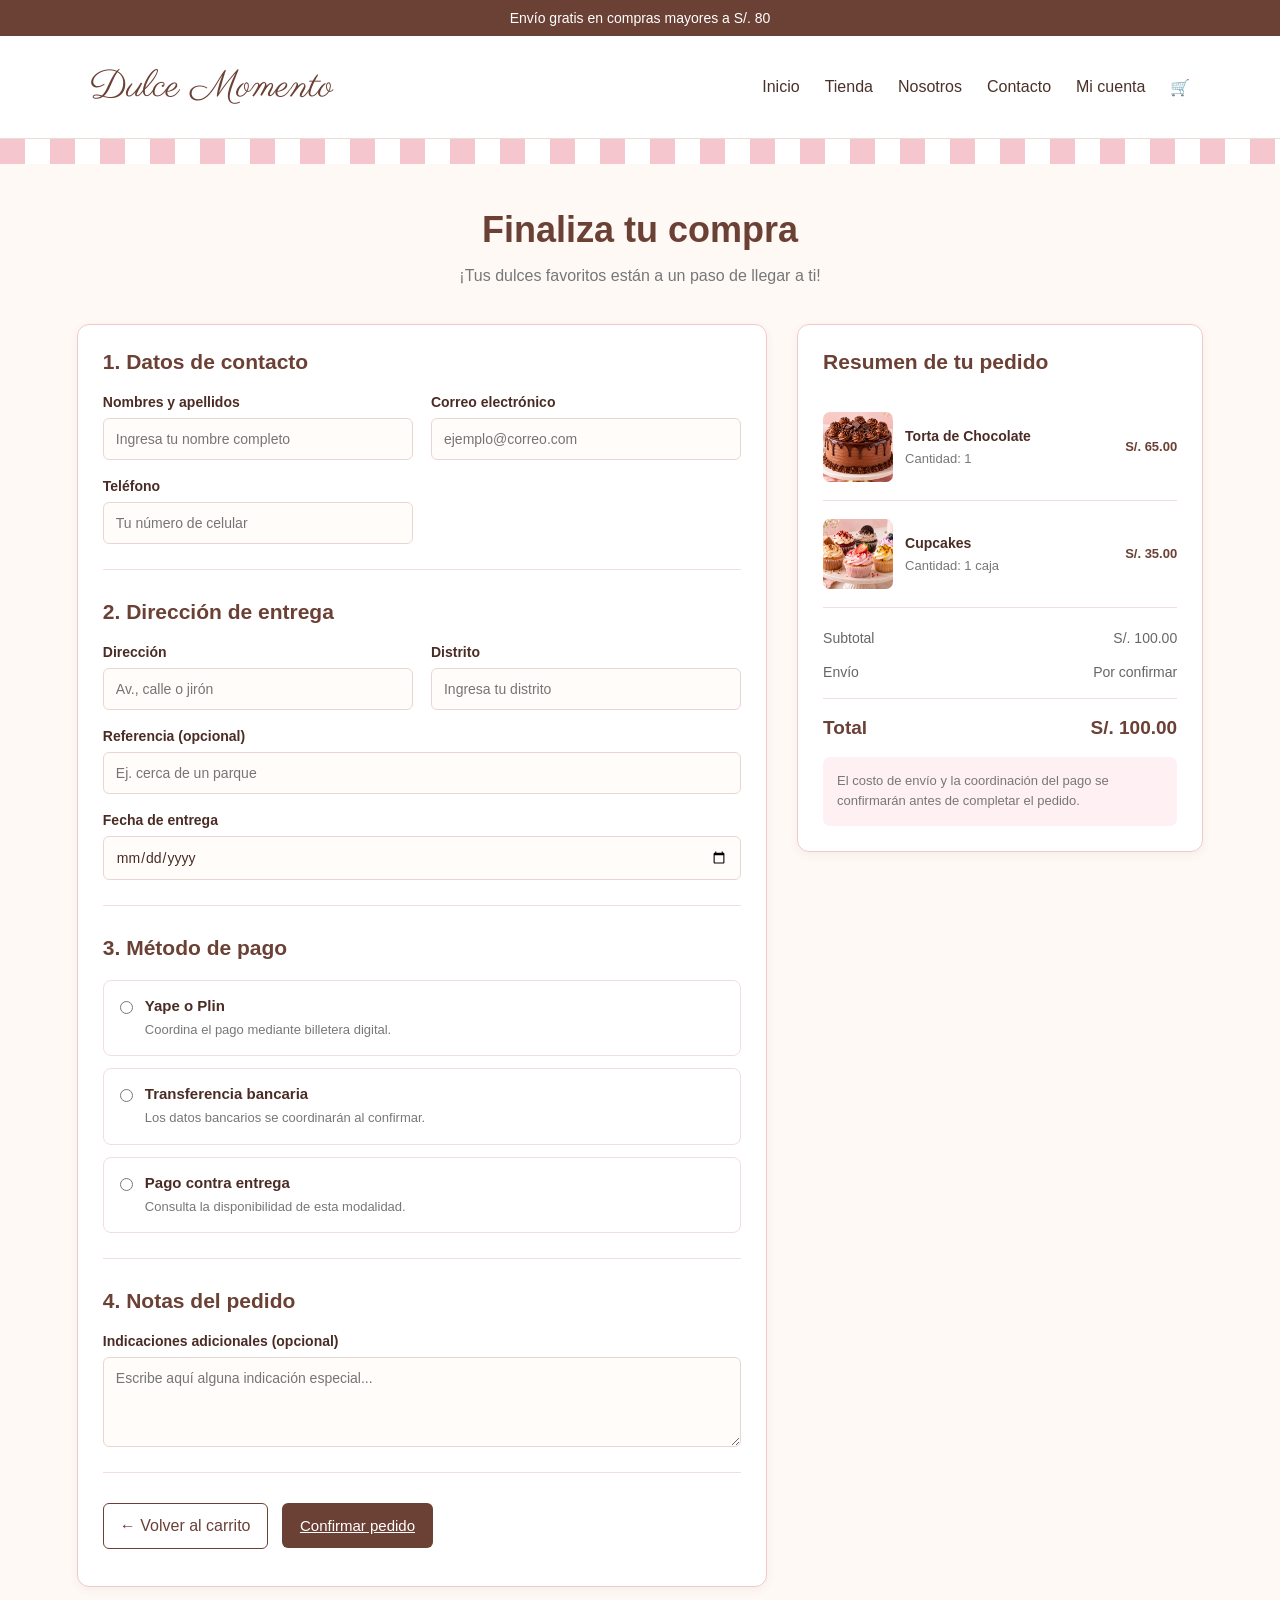
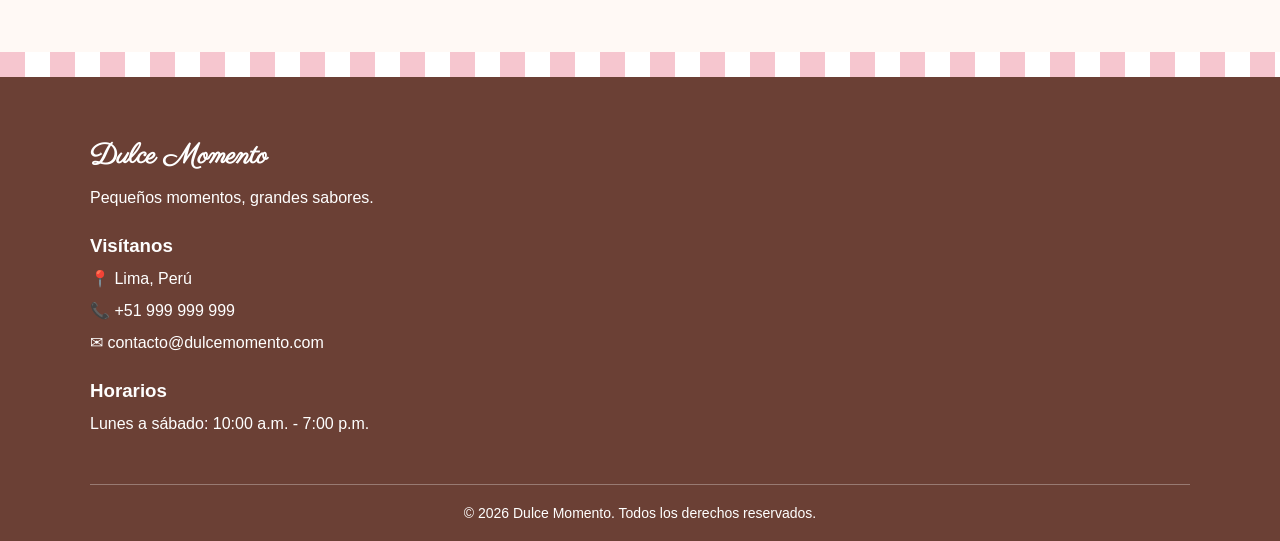
<file: pago.html>
<!DOCTYPE html>
<html lang="es">
<head>
    <meta charset="UTF-8">
    <meta name="viewport" content="width=device-width, initial-scale=1.0">

    <title>Proceso de pago | Dulce Momento</title>

    <link rel="stylesheet" href="styles.css">

    <link rel="preconnect" href="https://fonts.googleapis.com">
    <link rel="preconnect" href="https://fonts.gstatic.com" crossorigin>
    <link href="https://fonts.googleapis.com/css2?family=Parisienne&display=swap" rel="stylesheet">
</head>

<body>

    <!-- BARRA SUPERIOR -->
    <div class="top-bar">
        Envío gratis en compras mayores a S/. 80
    </div>

    <!-- ENCABEZADO -->
    <header class="header">
        <div class="logo">Dulce Momento</div>

        <nav class="nav">
            <a href="index.html">Inicio</a>
            <a href="catalogo.html">Tienda</a>
            <a href="index.html">Nosotros</a>
            <a href="contacto.html">Contacto</a>
            <a href="registro.html">Mi cuenta</a>
            <a href="carrito.html" aria-label="Carrito">🛒</a>
        </nav>
    </header>

    <div class="pattern"></div>

    <!-- CONTENIDO PRINCIPAL -->
    <main class="payment-page">

        <section class="payment-title">
            <h1>Finaliza tu compra</h1>
            <p>¡Tus dulces favoritos están a un paso de llegar a ti!</p>
        </section>

        <div class="payment-layout">

            <!-- FORMULARIO DE DATOS -->
            <section class="payment-form">

                <form>

                    <div class="payment-block">
                        <h2>1. Datos de contacto</h2>

                        <div class="payment-fields">
                            <div class="payment-field">
                                <label for="nombre">Nombres y apellidos</label>
                                <input type="text" id="nombre" name="nombre"
                                       placeholder="Ingresa tu nombre completo" required>
                            </div>

                            <div class="payment-field">
                                <label for="correo">Correo electrónico</label>
                                <input type="email" id="correo" name="correo"
                                       placeholder="ejemplo@correo.com" required>
                            </div>

                            <div class="payment-field">
                                <label for="telefono">Teléfono</label>
                                <input type="tel" id="telefono" name="telefono"
                                       placeholder="Tu número de celular" required>
                            </div>
                        </div>
                    </div>

                    <div class="payment-block">
                        <h2>2. Dirección de entrega</h2>

                        <div class="payment-fields">
                            <div class="payment-field">
                                <label for="direccion">Dirección</label>
                                <input type="text" id="direccion" name="direccion"
                                       placeholder="Av., calle o jirón" required>
                            </div>

                            <div class="payment-field">
                                <label for="distrito">Distrito</label>
                                <input type="text" id="distrito" name="distrito"
                                       placeholder="Ingresa tu distrito" required>
                            </div>

                            <div class="payment-field full-width">
                                <label for="referencia">Referencia (opcional)</label>
                                <input type="text" id="referencia" name="referencia"
                                       placeholder="Ej. cerca de un parque">
                            </div>

                            <div class="payment-field full-width">
                                <label for="fecha">Fecha de entrega</label>
                                <input type="date" id="fecha" name="fecha" required>
                            </div>
                        </div>
                    </div>

                    <div class="payment-block">
                        <h2>3. Método de pago</h2>

                        <div class="payment-options">

                            <label class="payment-option">
                                <input type="radio" name="metodo-pago" value="yape-plin" required>
                                <span>
                                    <strong>Yape o Plin</strong>
                                    <small>Coordina el pago mediante billetera digital.</small>
                                </span>
                            </label>

                            <label class="payment-option">
                                <input type="radio" name="metodo-pago" value="transferencia">
                                <span>
                                    <strong>Transferencia bancaria</strong>
                                    <small>Los datos bancarios se coordinarán al confirmar.</small>
                                </span>
                            </label>

                            <label class="payment-option">
                                <input type="radio" name="metodo-pago" value="contra-entrega">
                                <span>
                                    <strong>Pago contra entrega</strong>
                                    <small>Consulta la disponibilidad de esta modalidad.</small>
                                </span>
                            </label>

                        </div>
                    </div>

                    <div class="payment-block">
                        <h2>4. Notas del pedido</h2>

                        <div class="payment-field">
                            <label for="notas">Indicaciones adicionales (opcional)</label>
                            <textarea id="notas" name="notas" rows="4"
                                      placeholder="Escribe aquí alguna indicación especial..."></textarea>
                        </div>
                    </div>

                    <a href="carrito.html" class="payment-back">
                        ← Volver al carrito
                    </a>

                    <a href="confirmacion.html" class="payment-confirm">
                        Confirmar pedido
                       </a>

                </form>

            </section>

            <!-- RESUMEN DEL PEDIDO -->
            <aside class="payment-summary">

                <h2>Resumen de tu pedido</h2>

                <div class="payment-product">
                    <img src="img/torta_chocolate.png" alt="Torta de chocolate">

                    <div>
                        <h3>Torta de Chocolate</h3>
                        <p>Cantidad: 1</p>
                    </div>

                    <strong>S/. 65.00</strong>
                </div>

                <div class="payment-product">
                    <img src="img/cupcakes.png" alt="Cupcakes variados">

                    <div>
                        <h3>Cupcakes</h3>
                        <p>Cantidad: 1 caja</p>
                    </div>

                    <strong>S/. 35.00</strong>
                </div>

                <div class="payment-totals">
                    <div>
                        <span>Subtotal</span>
                        <span>S/. 100.00</span>
                    </div>

                    <div>
                        <span>Envío</span>
                        <span>Por confirmar</span>
                    </div>

                    <div class="payment-total">
                        <span>Total</span>
                        <span>S/. 100.00</span>
                    </div>
                </div>

                <p class="payment-note">
                    El costo de envío y la coordinación del pago se confirmarán
                    antes de completar el pedido.
                </p>

            </aside>

        </div>

    </main>

    <div class="pattern"></div>

    <!-- PIE DE PÁGINA -->
    <footer class="footer">

        <div class="footer-content">

            <div class="footer-info">
                <h2 class="footer-logo">Dulce Momento</h2>
                <p>Pequeños momentos, grandes sabores.</p>

                <h3>Visítanos</h3>
                <p>📍 Lima, Perú</p>
                <p>📞 +51 999 999 999</p>
                <p>✉ contacto@dulcemomento.com</p>

                <h3>Horarios</h3>
                <p>Lunes a sábado: 10:00 a.m. - 7:00 p.m.</p>
            </div>

            <div class="footer-map">
                <iframe
                    src="https://www.google.com/maps/embed?pb=!1m18!1m12!1m3!1d3903.3395350647647!2d-76.9924765!3d-11.9509777!2m3!1f0!2f0!3f0!3m2!1i1024!2i768!4f13.1!3m3!1m2!1s0x9105c585be1c0841%3A0x7fb46e92638668ff!2sPasteler%C3%ADa%20DULCES%20MOMENTOS!5e0!3m2!1ses-419!2spe!4v1791411445848!5m2!1ses-419!2spe"
                    title="Ubicación de referencia en Google Maps"
                    loading="lazy"
                    allowfullscreen>
                </iframe>
            </div>

        </div>

        <div class="footer-bottom">
            <p>© 2026 Dulce Momento. Todos los derechos reservados.</p>
        </div>

    </footer>

</body>
</html>
</file>
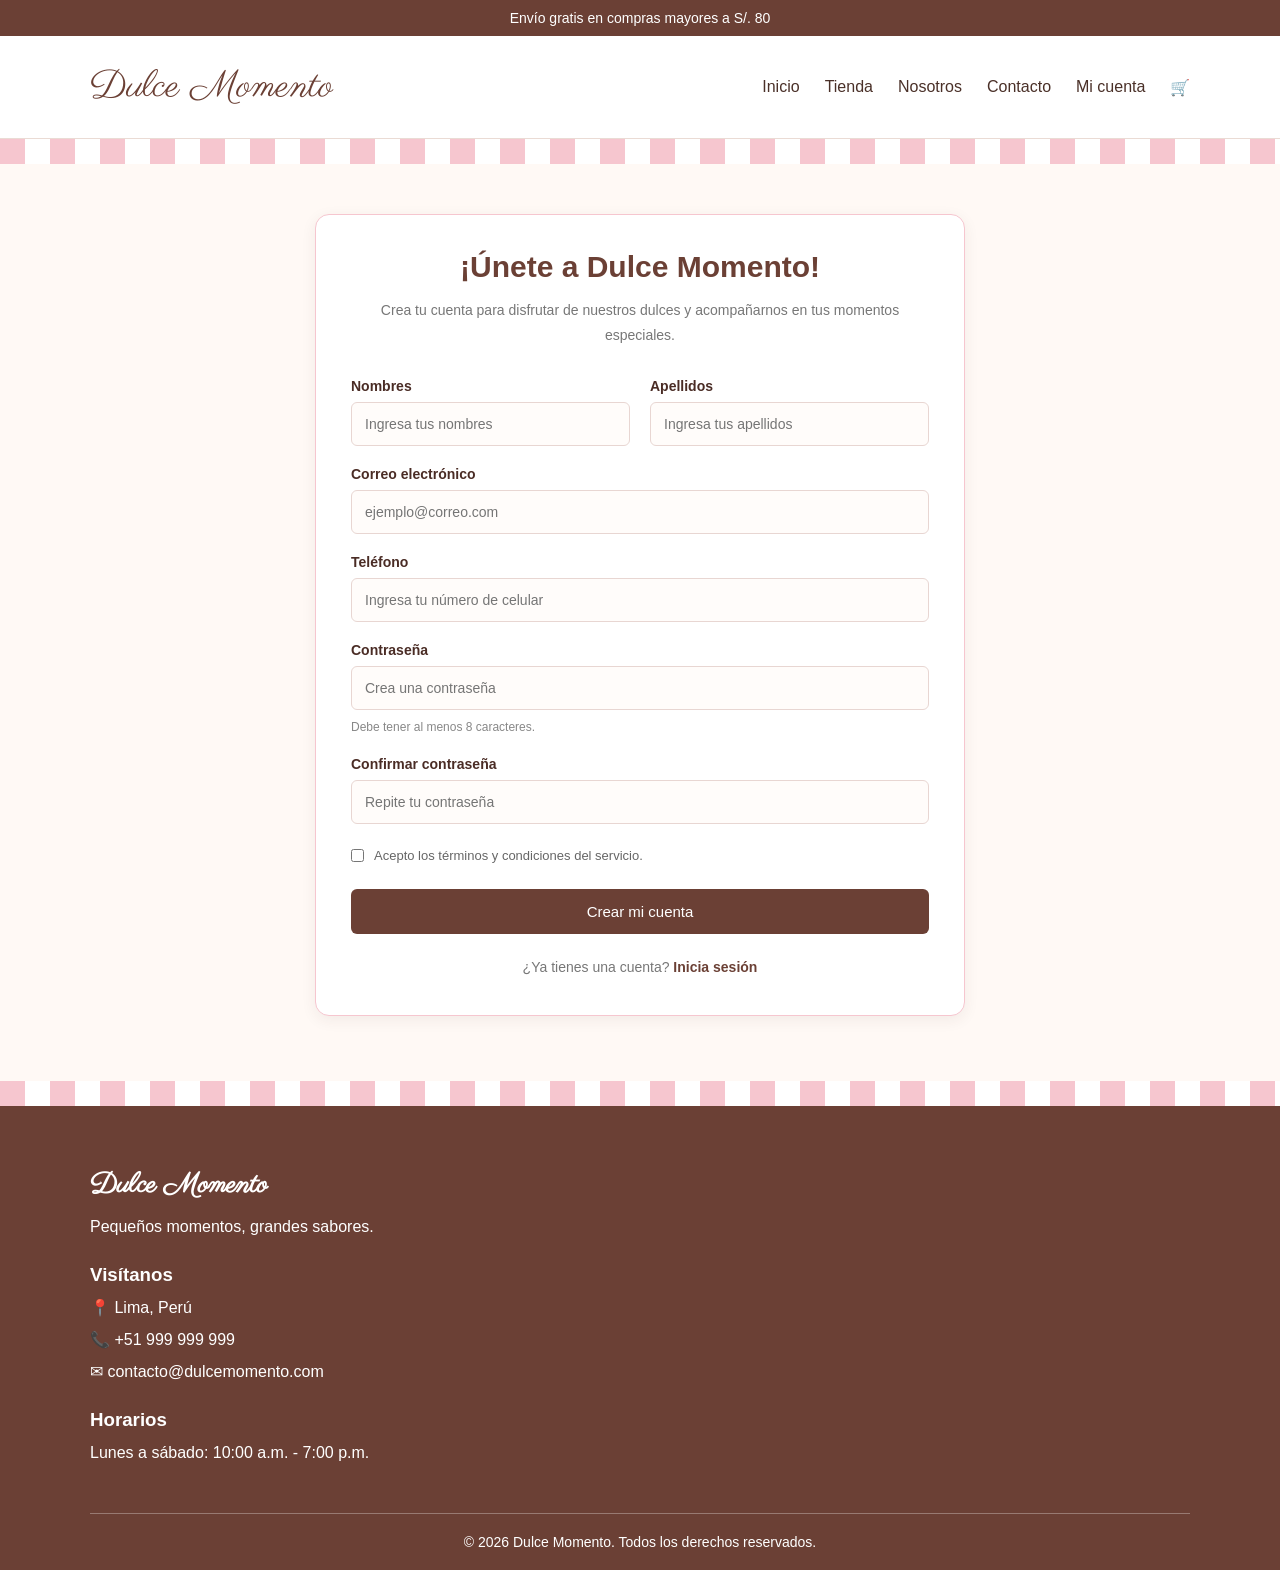
<file: registro.html>
<!DOCTYPE html>
<html lang="es">

<head>
    <meta charset="UTF-8">
    <meta name="viewport" content="width=device-width, initial-scale=1.0">

    <title>Crear cuenta | Dulce Momento</title>

    <link rel="stylesheet" href="styles.css">

    <link rel="preconnect" href="https://fonts.googleapis.com">
    <link rel="preconnect" href="https://fonts.gstatic.com" crossorigin>
    <link href="https://fonts.googleapis.com/css2?family=Parisienne&display=swap" rel="stylesheet">
</head>

<body>

    <!-- BARRA SUPERIOR -->
    <div class="top-bar">
        Envío gratis en compras mayores a S/. 80
    </div>

    <!-- ENCABEZADO -->
    <header class="header">

        <div class="logo">Dulce Momento</div>

        <nav class="nav">
            <a href="index.html">Inicio</a>
            <a href="catalogo.html">Tienda</a>
            <a href="index.html">Nosotros</a>
            <a href="contacto.html">Contacto</a>
            <a href="registro.html">Mi cuenta</a>
            <a href="carrito.html" aria-label="Carrito">🛒</a>
        </nav>

    </header>

    <div class="pattern"></div>

    <!-- REGISTRO DE USUARIO -->
    <main class="register-page">

        <section class="register-container">

            <div class="register-heading">
                <h1>¡Únete a Dulce Momento!</h1>

                <p>
                    Crea tu cuenta para disfrutar de nuestros dulces
                    y acompañarnos en tus momentos especiales.
                </p>
            </div>

            <form class="register-form">

                <div class="register-fields">

                    <div class="register-field">
                        <label for="nombres">Nombres</label>

                        <input
                            type="text"
                            id="nombres"
                            name="nombres"
                            placeholder="Ingresa tus nombres"
                            autocomplete="given-name"
                            required>
                    </div>

                    <div class="register-field">
                        <label for="apellidos">Apellidos</label>

                        <input
                            type="text"
                            id="apellidos"
                            name="apellidos"
                            placeholder="Ingresa tus apellidos"
                            autocomplete="family-name"
                            required>
                    </div>

                    <div class="register-field full-width">
                        <label for="email-registro">Correo electrónico</label>

                        <input
                            type="email"
                            id="email-registro"
                            name="email"
                            placeholder="ejemplo@correo.com"
                            autocomplete="email"
                            required>
                    </div>

                    <div class="register-field full-width">
                        <label for="telefono-registro">Teléfono</label>

                        <input
                            type="tel"
                            id="telefono-registro"
                            name="telefono"
                            placeholder="Ingresa tu número de celular"
                            autocomplete="tel"
                            required>
                    </div>

                    <div class="register-field full-width">
                        <label for="password-registro">Contraseña</label>

                        <input
                            type="password"
                            id="password-registro"
                            name="password"
                            placeholder="Crea una contraseña"
                            autocomplete="new-password"
                            minlength="8"
                            required>

                        <small>Debe tener al menos 8 caracteres.</small>
                    </div>

                    <div class="register-field full-width">
                        <label for="confirmar-password">Confirmar contraseña</label>

                        <input
                            type="password"
                            id="confirmar-password"
                            name="confirmar-password"
                            placeholder="Repite tu contraseña"
                            autocomplete="new-password"
                            minlength="8"
                            required>
                    </div>

                </div>

                <div class="register-terms">
                    <label>
                        <input type="checkbox" name="terminos" required>
                        <span>
                            Acepto los términos y condiciones del servicio.
                        </span>
                    </label>
                </div>

                <button type="button" class="register-button">
                    Crear mi cuenta
                </button>

                <p class="register-login">
                    ¿Ya tienes una cuenta?
                    <a href="registro.html">Inicia sesión</a>
                </p>

            </form>

        </section>

    </main>

    <div class="pattern"></div>

    <!-- PIE DE PÁGINA -->
    <footer class="footer">

        <div class="footer-content">

            <div class="footer-info">

                <h2 class="footer-logo">Dulce Momento</h2>

                <p>Pequeños momentos, grandes sabores.</p>

                <h3>Visítanos</h3>
                <p>📍 Lima, Perú</p>
                <p>📞 +51 999 999 999</p>
                <p>✉ contacto@dulcemomento.com</p>

                <h3>Horarios</h3>
                <p>Lunes a sábado: 10:00 a.m. - 7:00 p.m.</p>

            </div>

            <div class="footer-map">

                <iframe
                    src="https://www.google.com/maps/embed?pb=!1m18!1m12!1m3!1d3903.3395350647647!2d-76.9924765!3d-11.9509777!2m3!1f0!2f0!3f0!3m2!1i1024!2i768!4f13.1!3m3!1m2!1s0x9105c585be1c0841%3A0x7fb46e92638668ff!2sPasteler%C3%ADa%20DULCES%20MOMENTOS!5e0!3m2!1ses-419!2spe!4v1791411445848!5m2!1ses-419!2spe"
                    title="Ubicación de referencia en Google Maps"
                    loading="lazy"
                    allowfullscreen>
                </iframe>

            </div>

        </div>

        <div class="footer-bottom">
            <p>© 2026 Dulce Momento. Todos los derechos reservados.</p>
        </div>

    </footer>

</body>
</html>
</file>
<file: styles.css>
/*=========================
     ESTILOS GENERALES
========================*/

*{
    margin: 0;
    padding: 0;
    box-sizing: border-box;

}

body{
    font-family: Arial, sans-serif;
    background-color: #FFF9F5;
    color: #4A2C25;
}

/*=========================
     BARRA SUPERIOR
========================*/

.top-bar{
    background-color: #6B4035;
    color: white;
    text-align: center;
    padding: 10px;
    font-size: 14px;
}

/*=========================
     HEADER
========================*/

.header{
    background-color: white;
    display: flex;
    justify-content: space-between;
    align-items: center;
    padding: 25px 7%;
    border-bottom: 1px solid #eadbd4;
}

.logo{
    font-family: 'Parisienne', cursive;
    font-size: 38px;
    color: #6b4035;

}

.nav{
    display: flex;
    align-items: center;
    gap: 25px;
}

.nav a{
    text-decoration: none;
    color: #4a3028;
    font-size: 16px;
}

.nav a:hover{
    color: #c78383;
}

/* =========================
   FRANJA DECORATIVA
========================= */

.pattern {
    height: 25px;

    background: repeating-linear-gradient(
        90deg,
        #F6C6CF 0,
        #F6C6CF 25px,
        #FFFFFF 25px,
        #FFFFFF 50px
    );
}

/*=========================
     HERO
========================*/

.hero{
    min-height: 650px;
    display: flex;
    align-items: center;
    padding: 60px 7%;

    background-image: url("img/hero.png");
    background-size: cover;
    background-position: center;
}

.hero-content{
    max-width: 500px;
}

.hero-subtitle{
    color: #c78383;
    font-weight: bold;
    letter-spacing: 2px;
    margin-bottom: 15px;
}


.hero h1 {
    font-size: 55px;
    margin-bottom: 20px;
}

.hero p {
    line-height: 1.7;
    margin-bottom: 30px;
}

.btn {
    display: inline-block;
    background-color: #6B4035;
    color: white;
    padding: 14px 28px;
    text-decoration: none;
    border-radius: 5px;
}

.btn:hover {
    background-color: #E8A5B2;
}



/* =========================
   PRODUCTOS
========================= */

.products {
    padding: 80px 7%;
    text-align: center;
    background-color: white;
}

.products h2 {
    font-size: 35px;
    margin-bottom: 10px;
}

.section-description {
    color: #777;
    margin-bottom: 40px;
}

.products-container {
    display: grid;
    grid-template-columns: repeat(4, 1fr);
    gap: 25px;
    margin-bottom: 40px;
}

.product-card {
    background-color: #FFF0F3;
    border-radius: 10px;
    overflow: hidden;
    border: 1px solid #F6C6CF;
    box-shadow: 0 3px 10px rgba(0, 0, 0, 0.08);
    transition: transform 0.3s;
}

.product-card:hover {
    transform: translateY(-5px);
}

.product-card img {
     width: 100%;
    height: 300px;
    object-fit: cover;
    object-position: center;
    display: block;
}

.product-info {
    padding: 20px;
}

.product-info h3 {
    margin-bottom: 10px;
}

.product-info p {
    color: #777;
    font-size: 14px;
    line-height: 1.5;
    margin-bottom: 15px;
}

.price {
    display: block;
    color: #6b4035;
    font-size: 20px;
    font-weight: bold;
    margin-bottom: 15px;
}

.btn-product {
    display: inline-block;
    background-color: #6b4035;
    color: white;
    text-decoration: none;
    padding: 10px 15px;
    border-radius: 5px;
    font-size: 14px;
}

.btn-product:hover {
    background-color: #c78383;
}
/* CELEBRA CON NOSOTROS */

.celebrate {
    padding: 80px 7%;
    background-color: #FFF0F3;
}

.celebrate-content {
    max-width: 1100px;
    margin: 0 auto;
    display: grid;
    grid-template-columns: 1fr 1fr;
    gap: 60px;
    align-items: center;
}

.celebrate-main-image {
    background-color: white;
    padding: 8px;
}

.celebrate-main-image img {
    width: 100%;
    height: 380px;
    object-fit: cover;
    display: block;
}

.celebrate-text {
    padding: 20px;
}

.celebrate-subtitle {
    color: #E8A5B2;
    font-size: 14px;
    font-weight: bold;
    letter-spacing: 2px;
    margin-bottom: 15px;
}

.celebrate-text h2 {
    color: #4A2C25;
    font-size: 40px;
    line-height: 1.2;
    margin-bottom: 20px;
}

.celebrate-text p {
    color: #6B4035;
    line-height: 1.7;
    margin-bottom: 30px;
}

.celebrate-gallery {
    max-width: 1100px;
    margin: 25px auto 0;
    display: grid;
    grid-template-columns: repeat(4, 1fr);
    gap: 15px;
}

.gallery-item {
    background-color: white;
    padding: 7px;
}

.gallery-item img {
    width: 100%;
    height: 180px;
    object-fit: cover;
    display: block;
}

.gallery-item:hover {
    transform: translateY(-5px);
    transition: 0.3s;
}
/* =========================
   FOOTER
========================= */

.footer {
    background-color: #6B4035;
    color: white;
    padding: 60px 7% 20px;
}

.footer-content {
    max-width: 1100px;
    margin: 0 auto;
    display: grid;
    grid-template-columns: 1fr 1fr;
    gap: 60px;
    align-items: center;
}

.footer-info h2 {
    font-size: 28px;
    margin-bottom: 10px;
    font-family: 'Parisienne', cursive;
}

.footer-info h3 {
    margin-top: 25px;
    margin-bottom: 10px;
}

.footer-info p {
    margin-bottom: 8px;
    line-height: 1.5;
}

.footer-map iframe {
    width: 100%;
    height: 300px;
    border: 0;
    border-radius: 10px;
}

.footer-bottom {
    text-align: center;
    margin-top: 40px;
    padding-top: 20px;
    border-top: 1px solid rgba(255, 255, 255, 0.3);
}

.footer-bottom p {
    font-size: 14px;
}

/* =========================
   RESPONSIVE
========================= */

@media (max-width: 768px) {

    .header {
        flex-direction: column;
        gap: 20px;
    }

    .nav {
        flex-wrap: wrap;
        justify-content: center;
    }

    .hero {
        min-height: 450px;
    }

    .hero h1 {
        font-size: 40px;
    }

    .category-container {
        grid-template-columns: repeat(2, 1fr);
    }

    .products-container {
        grid-template-columns: repeat(2, 1fr);
    }
        .celebrate-content {
        grid-template-columns: 1fr;
        gap: 30px;
    }

    .celebrate-text {
        text-align: center;
    }

    .celebrate-text h2 {
        font-size: 32px;
    }

    .celebrate-gallery {
        grid-template-columns: repeat(2, 1fr);
    }
    .footer-content {
    grid-template-columns: 1fr;
    gap: 30px;
}

.footer-map iframe {
    height: 280px;
}
}


@media (max-width: 480px) {

    .category-container {
        grid-template-columns: 1fr;
    }

    .products-container {
        grid-template-columns: 1fr;
    }

    .nav {
        gap: 12px;
    }

    .hero h1 {
        font-size: 32px;
    }
        .celebrate-gallery {
        grid-template-columns: 1fr;
    }

    .celebrate-main-image img {
        height: 300px;
    }
    .footer {
        padding: 45px 5% 20px;
    }

    .footer-info h2 {
        font-size: 24px;
    }

    .footer-map iframe {
        height: 250px;
    }
}
/* ============================= */
/* CATÁLOGO */
/* ============================= */

.catalog-header {
    padding: 70px 7% 50px;
    text-align: center;
    background-color: #FFF9F5;
}

.catalog-header h1 {
    color: #4A2C25;
    font-size: 42px;
    margin-bottom: 15px;
}

.catalog-header p {
    color: #777;
    line-height: 1.6;
}


/* CONTENEDOR DEL CATÁLOGO */

.catalog {
    max-width: 1200px;
    margin: 0 auto;
    padding: 60px 7%;
    display: grid;
    grid-template-columns: 200px 1fr;
    gap: 50px;
}


/* MENÚ DE CATEGORÍAS */

.categories-menu {
    border: 1px solid #F6C6CF;
    padding: 25px;
    height: fit-content;
    position: sticky;
    top: 20px;
    background-color: white;
}

.categories-menu h2 {
    color: #6B4035;
    font-size: 22px;
    margin-bottom: 20px;
    padding-bottom: 15px;
    border-bottom: 1px solid #E8A5B2;
}

.categories-menu a {
    display: block;
    text-decoration: none;
    color: #6B4035;
    padding: 12px 0;
    border-bottom: 1px solid #F6C6CF;
    transition: 0.3s;
}

.categories-menu a:hover {
    color: #E8A5B2;
    padding-left: 5px;
}


/* SECCIONES DE PRODUCTOS */

.catalog-section {
    margin-bottom: 80px;
    scroll-margin-top: 30px;
}

.catalog-section h2 {
    color: #4A2C25;
    font-size: 32px;
    margin-bottom: 8px;
}

.category-description {
    color: #777;
    margin-bottom: 30px;
}


/* CUADRÍCULA DE PRODUCTOS */

.catalog-grid {
    display: grid;
    grid-template-columns: repeat(3, 1fr);
    gap: 25px;
}


/* TARJETA */

.catalog-card {
    background-color: #FFF9F5;
    border: 1px solid #F6C6CF;
    border-radius: 10px;
    overflow: hidden;
    box-shadow: 0 3px 10px rgba(0, 0, 0, 0.06);
    transition: transform 0.3s;
}

.catalog-card:hover {
    transform: translateY(-5px);
}


/* IMAGEN */

.catalog-card img {
    width: 100%;
    aspect-ratio: 4 / 3;
    object-fit: cover;
    object-position: center;
    display: block;
}

/* INFORMACIÓN */

.catalog-card-info {
    padding: 20px;
    text-align: center;
}

.catalog-card-info h3 {
    color: #4A2C25;
    font-size: 18px;
    margin-bottom: 10px;
}

.catalog-card-info p {
    color: #777;
    font-size: 14px;
    line-height: 1.5;
    margin-bottom: 15px;
}


/* PRECIO */

.catalog-price {
    display: block;
    color: #6B4035;
    font-size: 19px;
    font-weight: bold;
    margin-bottom: 15px;
}


/* BOTÓN */

.catalog-card .btn-product {
    display: inline-block;
    background-color: #6B4035;
    color: white;
    text-decoration: none;
    padding: 10px 15px;
    border-radius: 5px;
    font-size: 14px;
}

.catalog-card .btn-product:hover {
    background-color: #E8A5B2;
}

/* =================================
   PROCESO DE PAGO
================================= */

.payment-page {
    background-color: #FFF9F5;
    padding-bottom: 65px;
}

.payment-title {
    text-align: center;
    padding: 45px 20px 35px;
}

.payment-title h1 {
    color: #6B4035;
    font-size: 36px;
    margin-bottom: 12px;
}

.payment-title p {
    color: #777;
    line-height: 1.6;
}

.payment-layout {
    width: 88%;
    max-width: 1200px;
    margin: 0 auto;
    display: grid;
    grid-template-columns: 1.7fr 1fr;
    gap: 30px;
    align-items: start;
}

.payment-form,
.payment-summary {
    background-color: #FFFFFF;
    border: 1px solid #F6C6CF;
    border-radius: 12px;
    padding: 25px;
    box-shadow: 0 3px 10px rgba(74, 44, 37, 0.06);
}

.payment-block {
    margin-bottom: 30px;
    padding-bottom: 25px;
    border-bottom: 1px solid #F3DDE0;
}

.payment-block h2,
.payment-summary h2 {
    color: #6B4035;
    font-size: 21px;
    margin-bottom: 20px;
}

.payment-fields {
    display: grid;
    grid-template-columns: 1fr 1fr;
    gap: 18px;
}

.payment-field {
    display: flex;
    flex-direction: column;
    gap: 8px;
}

.payment-field label {
    color: #4A2C25;
    font-size: 14px;
    font-weight: 600;
}

.payment-field input,
.payment-field textarea {
    width: 100%;
    box-sizing: border-box;
    padding: 12px;
    border: 1px solid #E8D6D2;
    border-radius: 6px;
    background-color: #FFFCFA;
    font-family: inherit;
    font-size: 14px;
    color: #4A2C25;
}

.payment-field input:focus,
.payment-field textarea:focus {
    outline: none;
    border-color: #E8A5B2;
}

.payment-field textarea {
    resize: vertical;
}

.full-width {
    grid-column: 1 / -1;
}

.payment-options {
    display: flex;
    flex-direction: column;
    gap: 12px;
}

.payment-option {
    display: flex;
    align-items: flex-start;
    gap: 12px;
    padding: 16px;
    border: 1px solid #F3DDE0;
    border-radius: 8px;
    cursor: pointer;
}

.payment-option:hover {
    background-color: #FFF0F3;
    border-color: #E8A5B2;
}

.payment-option input {
    margin-top: 4px;
    accent-color: #6B4035;
}

.payment-option span {
    display: flex;
    flex-direction: column;
    gap: 6px;
}

.payment-option strong {
    color: #4A2C25;
    font-size: 15px;
}

.payment-option small {
    color: #777;
    font-size: 13px;
    line-height: 1.5;
}

.payment-back {
    display: inline-block;
    margin: 0 10px 12px 0;
    padding: 13px 16px;
    color: #6B4035;
    text-decoration: none;
    border: 1px solid #6B4035;
    border-radius: 6px;
}

.payment-back:hover {
    background-color: #FFF0F3;
}

.payment-confirm {
    padding: 14px 18px;
    background-color: #6B4035;
    color: #FFFFFF;
    border: none;
    border-radius: 6px;
    font-family: inherit;
    font-size: 15px;
    cursor: pointer;
}

.payment-confirm:hover {
    background-color: #8B5A4D;
}

/* RESUMEN DEL PEDIDO */

.payment-summary {
    position: sticky;
    top: 20px;
}

.payment-product {
    display: grid;
    grid-template-columns: 70px minmax(0, 1fr) auto;
    gap: 12px;
    align-items: center;
    padding: 18px 0;
    border-bottom: 1px solid #F3DDE0;
}

.payment-product img {
    width: 70px;
    height: 70px;
    object-fit: cover;
    border-radius: 7px;
}

.payment-product h3 {
    color: #4A2C25;
    font-size: 14px;
    margin-bottom: 7px;
}

.payment-product p {
    color: #777;
    font-size: 13px;
}

.payment-product strong {
    color: #6B4035;
    font-size: 13px;
    white-space: nowrap;
}

.payment-totals {
    margin-top: 22px;
}

.payment-totals div {
    display: flex;
    justify-content: space-between;
    gap: 12px;
    margin-bottom: 18px;
    color: #666;
    font-size: 14px;
}

.payment-totals .payment-total {
    border-top: 1px solid #F3DDE0;
    padding-top: 18px;
    color: #6B4035;
    font-size: 19px;
    font-weight: bold;
}

.payment-note {
    color: #777;
    background-color: #FFF0F3;
    padding: 14px;
    border-radius: 7px;
    font-size: 13px;
    line-height: 1.6;
}

/* DISEÑO RESPONSIVE */

@media (max-width: 900px) {
    .payment-layout {
        grid-template-columns: 1fr;
        width: 92%;
    }

    .payment-summary {
        position: static;
    }
}

@media (max-width: 600px) {
    .payment-title h1 {
        font-size: 29px;
    }

    .payment-form,
    .payment-summary {
        padding: 18px;
    }

    .payment-fields {
        grid-template-columns: 1fr;
    }

    .full-width {
        grid-column: auto;
    }

    .payment-product {
        grid-template-columns: 60px minmax(0, 1fr);
    }

    .payment-product img {
        width: 60px;
        height: 60px;
    }

    .payment-product strong {
        grid-column: 2;
    }

    .payment-confirm {
        width: 100%;
    }
}


/* =================================
   CONFIRMACIÓN Y VOUCHER
================================= */

.confirmation-page {
    background-color: #FFF9F5;
    padding: 45px 20px 65px;
}

.confirmation-message {
    max-width: 650px;
    margin: 0 auto 35px;
    text-align: center;
}

.confirmation-icon {
    width: 65px;
    height: 65px;
    margin: 0 auto 20px;
    display: flex;
    align-items: center;
    justify-content: center;
    background-color: #F6C6CF;
    color: #6B4035;
    border-radius: 50%;
    font-size: 36px;
    font-weight: bold;
}

.confirmation-message h1 {
    color: #6B4035;
    font-size: 34px;
    margin-bottom: 12px;
}

.confirmation-message p {
    color: #777;
    line-height: 1.7;
}

/* VOUCHER */

.voucher {
    width: 100%;
    max-width: 540px;
    margin: 0 auto;
    background-color: #FFFFFF;
    border: 1px solid #E8A5B2;
    border-radius: 12px;
    overflow: hidden;
    box-shadow: 0 5px 20px rgba(74, 44, 37, 0.08);
}

.voucher-header {
    padding: 28px 20px;
    text-align: center;
    background-color: #FFF0F3;
    border-bottom: 2px dashed #E8A5B2;
}

.voucher-header h2 {
    color: #6B4035;
    font-family: 'Parisienne', cursive;
    font-size: 38px;
    font-weight: normal;
    margin-bottom: 5px;
}

.voucher-header p {
    color: #777;
    font-size: 13px;
    margin-bottom: 22px;
}

.voucher-header span {
    display: inline-block;
    color: #6B4035;
    font-size: 12px;
    font-weight: bold;
    letter-spacing: 2px;
}

.voucher-details {
    padding: 22px 25px;
    border-bottom: 1px dashed #E8D6D2;
}

.voucher-details div {
    display: flex;
    justify-content: space-between;
    align-items: flex-start;
    gap: 15px;
    margin-bottom: 15px;
}

.voucher-details div:last-child {
    margin-bottom: 0;
}

.voucher-details span {
    color: #777;
    font-size: 13px;
}

.voucher-details strong {
    color: #4A2C25;
    font-size: 13px;
    text-align: right;
}

.voucher-details .voucher-status {
    color: #8B5A4D;
}

.voucher-products {
    padding: 25px;
    border-bottom: 1px dashed #E8D6D2;
}

.voucher-products h3 {
    color: #6B4035;
    font-size: 17px;
    margin-bottom: 20px;
}

.voucher-product {
    display: flex;
    justify-content: space-between;
    gap: 15px;
    padding: 14px 0;
    border-bottom: 1px solid #F3DDE0;
}

.voucher-product:last-child {
    border-bottom: none;
    padding-bottom: 0;
}

.voucher-product strong {
    color: #4A2C25;
    font-size: 14px;
}

.voucher-product p {
    margin-top: 7px;
    color: #777;
    font-size: 13px;
}

.voucher-totals {
    padding: 25px;
}

.voucher-totals div {
    display: flex;
    justify-content: space-between;
    gap: 15px;
    margin-bottom: 16px;
    color: #777;
    font-size: 14px;
}

.voucher-totals .voucher-total {
    padding-top: 20px;
    margin-bottom: 0;
    border-top: 1px solid #E8D6D2;
    color: #6B4035;
    font-size: 18px;
}

.voucher-footer {
    padding: 22px;
    text-align: center;
    background-color: #FFF0F3;
}

.voucher-footer p {
    color: #6B4035;
    font-size: 18px;
    font-weight: bold;
    margin-bottom: 8px;
}

.voucher-footer span {
    color: #777;
    font-size: 13px;
}

/* BOTONES */

.confirmation-actions {
    display: flex;
    justify-content: center;
    flex-wrap: wrap;
    gap: 15px;
    margin-top: 30px;
}

.confirmation-actions a {
    display: inline-block;
    padding: 13px 22px;
    border: 1px solid #6B4035;
    border-radius: 6px;
    text-decoration: none;
    text-align: center;
    transition: 0.2s;
}

.confirmation-home {
    background-color: #6B4035;
    color: #FFFFFF;
}

.confirmation-home:hover {
    background-color: #8B5A4D;
}

.confirmation-shop {
    color: #6B4035;
    background-color: #FFFFFF;
}

.confirmation-shop:hover {
    background-color: #FFF0F3;
}

.confirmation-note {
    max-width: 540px;
    margin: 25px auto 0;
    color: #888;
    font-size: 12px;
    line-height: 1.6;
    text-align: center;
}

/* RESPONSIVE */

@media (max-width: 600px) {
    .confirmation-page {
        padding: 35px 15px 45px;
    }

    .confirmation-message h1 {
        font-size: 28px;
    }

    .voucher-header h2 {
        font-size: 33px;
    }

    .voucher-details,
    .voucher-products,
    .voucher-totals {
        padding: 20px;
    }

    .voucher-details div {
        flex-direction: column;
        gap: 6px;
    }

    .voucher-details strong {
        text-align: left;
    }

    .confirmation-actions {
        flex-direction: column;
    }

    .confirmation-actions a {
        width: 100%;
        box-sizing: border-box;
    }
}


/* =================================
   PÁGINA DE CONTACTO
================================= */

.contact-page {
    background-color: #FFF9F5;
    padding-bottom: 65px;
}

/* TÍTULO */

.contact-title {
    text-align: center;
    padding: 45px 20px 40px;
}

.contact-title h1 {
    color: #6B4035;
    font-size: 36px;
    margin-bottom: 12px;
}

.contact-title p {
    max-width: 650px;
    margin: 0 auto;
    color: #777;
    line-height: 1.7;
}

/* DISTRIBUCIÓN PRINCIPAL */

.contact-layout {
    width: 88%;
    max-width: 1150px;
    margin: 0 auto;
    display: grid;
    grid-template-columns: 0.9fr 1.1fr;
    gap: 40px;
    align-items: start;
}

/* INFORMACIÓN DE CONTACTO */

.contact-info {
    padding: 20px 5px;
}

.contact-info h2,
.contact-form-container h2 {
    color: #6B4035;
    font-size: 24px;
    margin-bottom: 18px;
}

.contact-description {
    color: #777;
    font-size: 15px;
    line-height: 1.8;
    margin-bottom: 30px;
}

.contact-detail {
    display: flex;
    align-items: flex-start;
    gap: 15px;
    margin-bottom: 25px;
}

.contact-icon {
    min-width: 45px;
    height: 45px;
    display: flex;
    align-items: center;
    justify-content: center;
    background-color: #F6C6CF;
    border-radius: 50%;
    font-size: 19px;
}

.contact-detail h3 {
    color: #4A2C25;
    font-size: 16px;
    margin-bottom: 7px;
}

.contact-detail p {
    color: #777;
    font-size: 14px;
    line-height: 1.6;
    overflow-wrap: anywhere;
}

/* FORMULARIO */

.contact-form-container {
    padding: 30px;
    background-color: #FFFFFF;
    border: 1px solid #F6C6CF;
    border-radius: 12px;
    box-shadow: 0 3px 12px rgba(74, 44, 37, 0.06);
}

.contact-form-description {
    color: #777;
    font-size: 14px;
    line-height: 1.7;
    margin-bottom: 25px;
}

.contact-form {
    display: flex;
    flex-direction: column;
    gap: 18px;
}

.contact-field {
    display: flex;
    flex-direction: column;
    gap: 8px;
}

.contact-field label {
    color: #4A2C25;
    font-size: 14px;
    font-weight: 600;
}

.contact-field input,
.contact-field select,
.contact-field textarea {
    width: 100%;
    box-sizing: border-box;
    padding: 13px;
    border: 1px solid #E8D6D2;
    border-radius: 6px;
    background-color: #FFFCFA;
    color: #4A2C25;
    font-family: inherit;
    font-size: 14px;
}

.contact-field input:focus,
.contact-field select:focus,
.contact-field textarea:focus {
    outline: none;
    border-color: #E8A5B2;
}

.contact-field textarea {
    resize: vertical;
    min-height: 120px;
}

.contact-submit {
    width: 100%;
    padding: 14px 20px;
    background-color: #6B4035;
    color: #FFFFFF;
    border: none;
    border-radius: 6px;
    font-family: inherit;
    font-size: 15px;
    cursor: pointer;
    transition: background-color 0.2s;
}

.contact-submit:hover {
    background-color: #8B5A4D;
}

/* RESPONSIVE */

@media (max-width: 850px) {
    .contact-layout {
        grid-template-columns: 1fr;
        gap: 25px;
    }

    .contact-info {
        padding: 10px 0;
    }
}

@media (max-width: 600px) {
    .contact-title {
        padding: 35px 20px;
    }

    .contact-title h1 {
        font-size: 29px;
    }

    .contact-info h2,
    .contact-form-container h2 {
        font-size: 21px;
    }

    .contact-form-container {
        padding: 20px;
    }

    .contact-layout {
        width: 92%;
    }
}


/* =================================
   REGISTRO DE USUARIOS
================================= */

.register-page {
    background-color: #FFF9F5;
    padding: 50px 20px 65px;
}

.register-container {
    width: 100%;
    max-width: 650px;
    box-sizing: border-box;
    margin: 0 auto;
    padding: 35px;
    background-color: #FFFFFF;
    border: 1px solid #F6C6CF;
    border-radius: 14px;
    box-shadow: 0 4px 15px rgba(74, 44, 37, 0.07);
}

/* ENCABEZADO DEL FORMULARIO */

.register-heading {
    text-align: center;
    margin-bottom: 30px;
}

.register-heading h1 {
    color: #6B4035;
    font-size: 30px;
    margin-bottom: 14px;
}

.register-heading p {
    color: #777;
    font-size: 14px;
    line-height: 1.8;
}

/* CAMPOS */

.register-fields {
    display: grid;
    grid-template-columns: 1fr 1fr;
    gap: 20px;
}

.register-field {
    display: flex;
    flex-direction: column;
    gap: 8px;
}

.register-field label {
    color: #4A2C25;
    font-size: 14px;
    font-weight: 600;
}

.register-field input {
    width: 100%;
    box-sizing: border-box;
    padding: 13px;
    border: 1px solid #E8D6D2;
    border-radius: 6px;
    background-color: #FFFCFA;
    color: #4A2C25;
    font-family: inherit;
    font-size: 14px;
}

.register-field input:focus {
    outline: none;
    border-color: #E8A5B2;
}

.register-field small {
    color: #888;
    font-size: 12px;
    line-height: 1.5;
}

.register-fields .full-width {
    grid-column: 1 / -1;
}

/* TÉRMINOS Y CONDICIONES */

.register-terms {
    margin: 22px 0;
}

.register-terms label {
    display: flex;
    align-items: flex-start;
    gap: 10px;
    color: #666;
    font-size: 13px;
    line-height: 1.6;
    cursor: pointer;
}

.register-terms input {
    margin-top: 3px;
    accent-color: #6B4035;
}

/* BOTÓN DE REGISTRO */

.register-button {
    width: 100%;
    padding: 14px;
    background-color: #6B4035;
    color: #FFFFFF;
    border: none;
    border-radius: 6px;
    font-family: inherit;
    font-size: 15px;
    cursor: pointer;
    transition: background-color 0.2s;
}

.register-button:hover {
    background-color: #8B5A4D;
}

/* ENLACE DE INICIO DE SESIÓN */

.register-login {
    margin-top: 22px;
    text-align: center;
    color: #777;
    font-size: 14px;
    line-height: 1.7;
}

.register-login a {
    color: #6B4035;
    font-weight: bold;
    text-decoration: none;
}

.register-login a:hover {
    text-decoration: underline;
}

/* DISEÑO RESPONSIVE */

@media (max-width: 600px) {
    .register-page {
        padding: 35px 15px 45px;
    }

    .register-container {
        padding: 23px 18px;
    }

    .register-heading h1 {
        font-size: 25px;
    }

    .register-fields {
        grid-template-columns: 1fr;
        gap: 17px;
    }

    .register-fields .full-width {
        grid-column: auto;
    }
}


/* =================================
   ESTILOS DEL CARRITO
================================= */

/* TÍTULO */
.page-title {
    text-align: center;
    padding: 45px 20px 35px;
}

.page-title h1 {
    font-size: 36px;
    margin-bottom: 12px;
    color: #6B4035;
}

.page-title p {
    color: #777777;
    line-height: 1.6;
}

/* CONTENEDOR DEL CARRITO */
.cart-section {
    width: 86%;
    max-width: 1200px;
    margin: 0 auto;
    padding-bottom: 65px;
    display: grid;
    grid-template-columns: 2fr 1fr;
    gap: 30px;
    align-items: start;
}

/* PRODUCTOS Y RESUMEN */
.cart-products,
.cart-summary {
    background-color: #FFFFFF;
    border: 1px solid #F6C6CF;
    border-radius: 12px;
    padding: 25px;
    box-shadow: 0 3px 10px rgba(74, 44, 37, 0.06);
}

.cart-products h2,
.cart-summary h2 {
    font-size: 23px;
    color: #6B4035;
    margin-bottom: 25px;
}

/* CADA PRODUCTO */
.cart-item {
    display: flex;
    align-items: center;
    gap: 20px;
    padding: 20px 0;
    border-bottom: 1px solid #F3DDE0;
}

.cart-item img {
    width: 125px;
    height: 125px;
    object-fit: cover;
    border-radius: 8px;
}

.item-info {
    flex: 1;
}

.item-info h3 {
    font-size: 18px;
    margin-bottom: 8px;
}

.item-info p {
    font-size: 14px;
    color: #777777;
    line-height: 1.5;
}

.item-info .quantity {
    margin-top: 10px;
    color: #6B4035;
}

.item-price {
    font-size: 17px;
    font-weight: bold;
    color: #6B4035;
    white-space: nowrap;
}

/* BOTÓN SEGUIR COMPRANDO */
.continue-shopping {
    display: inline-block;
    margin-top: 25px;
    color: #6B4035;
    text-decoration: none;
    border: 1px solid #6B4035;
    padding: 12px 18px;
    border-radius: 5px;
}

.continue-shopping:hover {
    background-color: #FFF0F3;
}

/* RESUMEN DE COMPRA */
.summary-row,
.summary-total {
    display: flex;
    justify-content: space-between;
    gap: 15px;
}

.summary-row {
    margin-bottom: 20px;
    color: #666666;
    font-size: 15px;
}

.summary-total {
    border-top: 1px solid #F3DDE0;
    padding-top: 20px;
    margin-top: 10px;
    font-size: 19px;
    font-weight: bold;
    color: #6B4035;
}

.shipping-note {
    margin-top: 20px;
    font-size: 13px;
    color: #777777;
    line-height: 1.6;
}

/* BOTÓN CONTINUAR CON LA COMPRA */
.checkout-btn {
    display: block;
    margin-top: 25px;
    padding: 14px 18px;
    text-align: center;
    background-color: #6B4035;
    color: #FFFFFF;
    text-decoration: none;
    border-radius: 6px;
    line-height: 1.5;
}

.checkout-btn:hover {
    background-color: #8B5A4D;
}

/* RESPONSIVE DEL CARRITO */
@media (max-width: 768px) {
    .cart-section {
        grid-template-columns: 1fr;
        width: 92%;
    }
}

@media (max-width: 480px) {
    .page-title h1 {
        font-size: 28px;
    }

    .cart-products,
    .cart-summary {
        padding: 18px;
    }

    .cart-products h2,
    .cart-summary h2 {
        font-size: 20px;
    }

    .cart-item {
        flex-wrap: wrap;
        gap: 12px;
    }

    .cart-item img {
        width: 90px;
        height: 90px;
    }

    .item-info {
        min-width: 150px;
    }

    .item-info h3 {
        font-size: 16px;
    }

    .item-price {
        width: 100%;
        text-align: right;
    }
}
</file>
